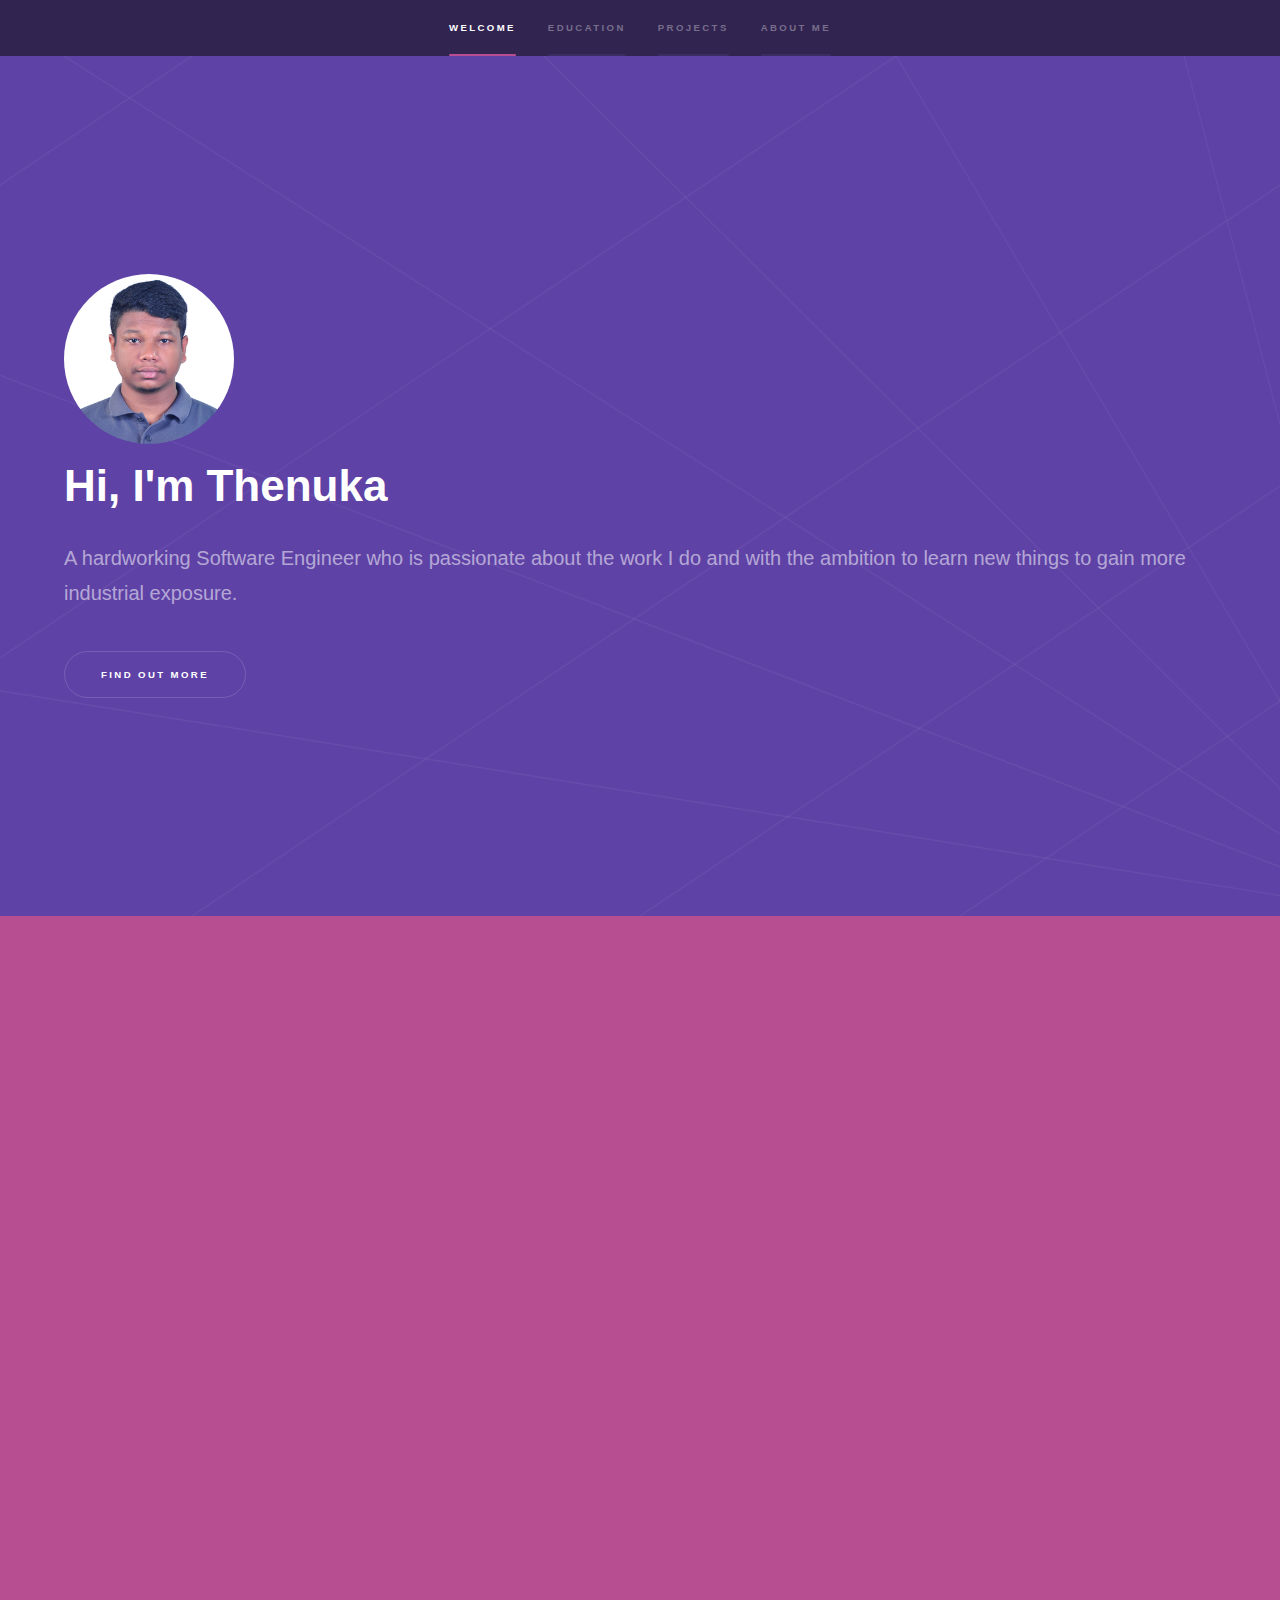
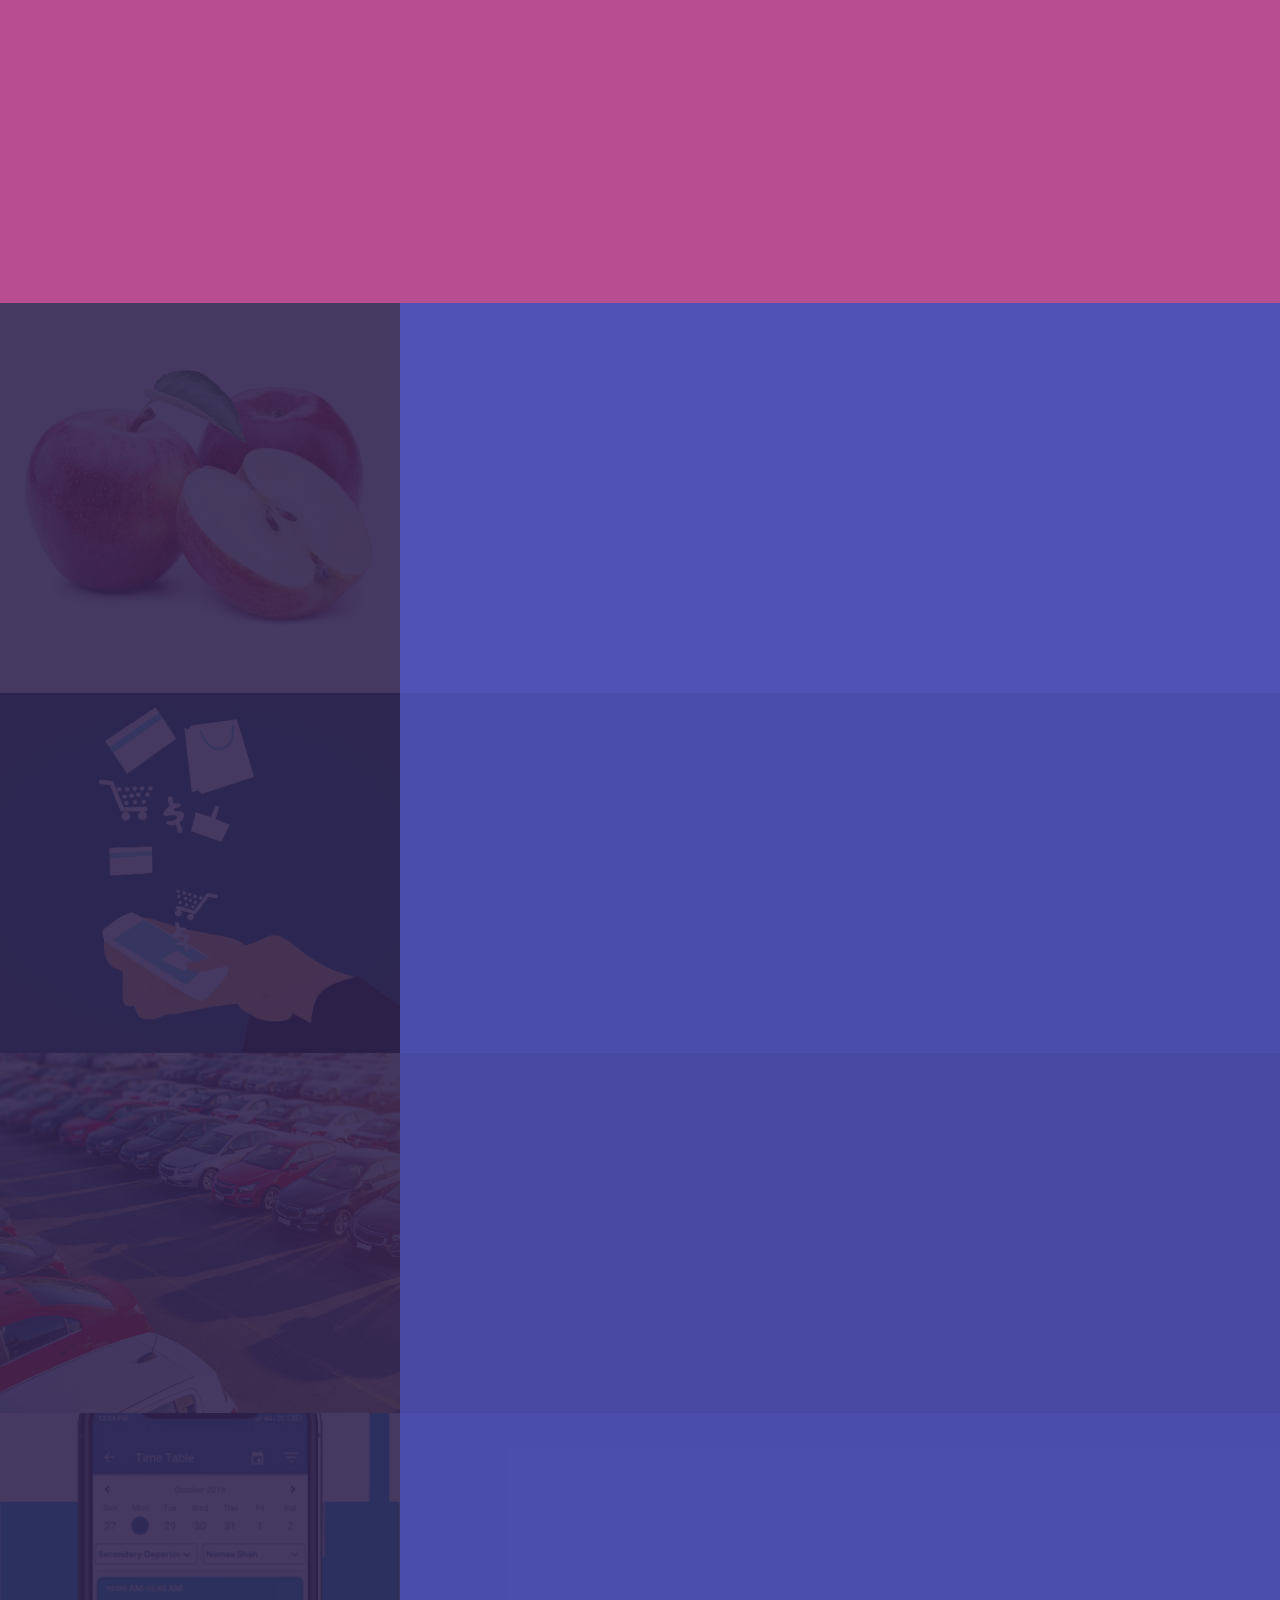
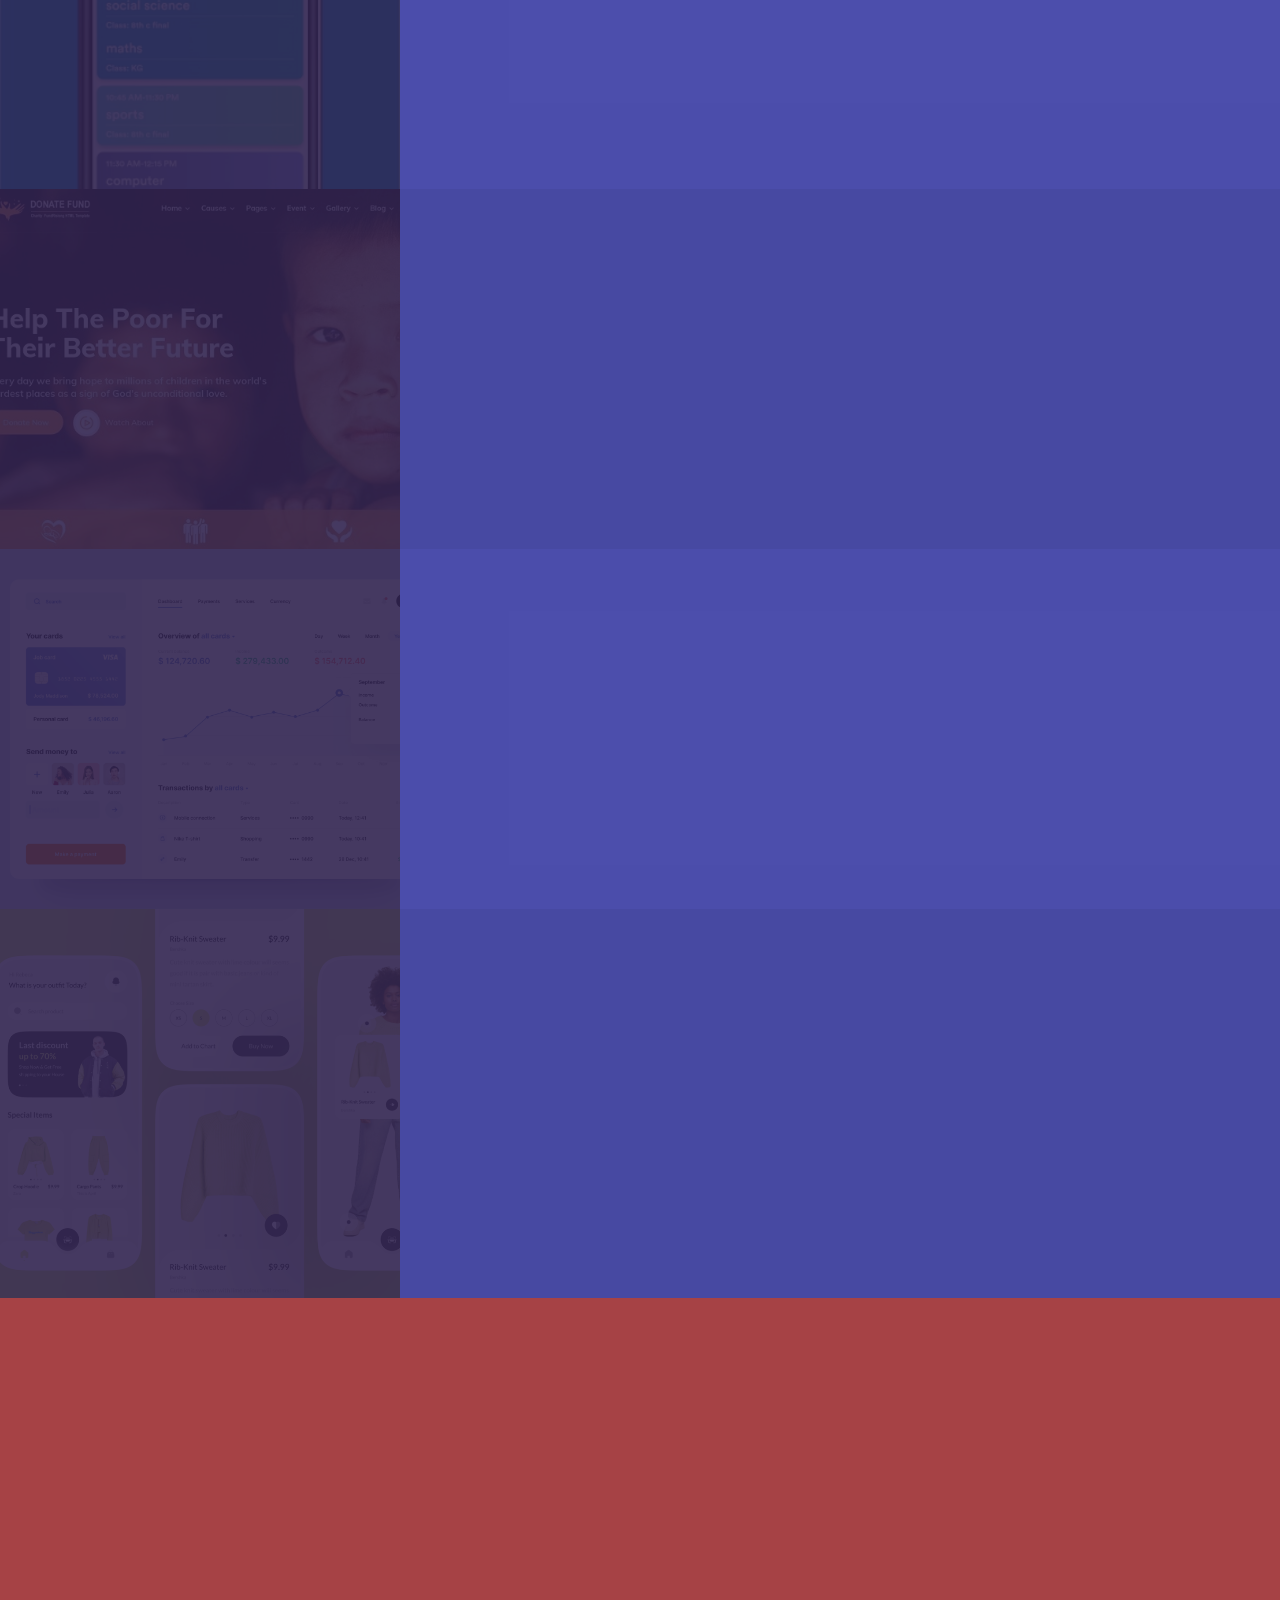
<file: index.html>
<!DOCTYPE HTML>
<html>

<head>
	<title>My Portfolio</title>
	<meta charset="utf-8" />
	<meta name="viewport" content="width=device-width, initial-scale=1, user-scalable=no" />
	<link rel="stylesheet" href="assets/css/main.css" />
	<link rel="stylesheet" href="assets/css/loadingBar.css" />
	<noscript>
		<link rel="stylesheet" href="assets/css/noscript.css" />
	</noscript>
</head>

<body class="is-preload">

	<!-- Sidebar -->
	<section id="sidebar">
		<div class="inner">
			<nav>
				<ul>
					<li><a href="#intro">Welcome</a></li>
					<li><a href="#two">Education</a></li>
					<li><a href="#three">Projects</a></li>
					<li><a href="#four">About Me</a></li>
				</ul>
			</nav>
		</div>
	</section>

	<!-- Wrapper -->
	<div id="wrapper">

		<!-- Home -->
		<section id="intro" class="wrapper style1 fullscreen fade-up">
			<div class="inner">
				<img class="profile avatar" src="images/Thenuka.jpg" alt="" />
				<!-- <a class="profile avatar">
					<img src="images/Thenuka.jpg" alt="" />
				</a> -->
				<br>
				<h1>Hi, I'm Thenuka</h1>
				<p>A hardworking Software Engineer who is passionate about the work I do and with the ambition
					to learn new things to gain more industrial exposure.
				<ul class="actions">
					<li><a href="#two" class="button scrolly">Find out more</a></li>
				</ul>
			</div>
		</section>

		<!-- Education -->
		<section id="two" class="wrapper style3 fade-up">
			<div class="inner">
				<h1>Education</h1>
				<div id="university">
					<div class="row-align-left">
						<h3>BEng (Hons) Software Engineering</h3>
						<p>Staffordshire University UK</p>
					</div>
					<div class="row-align-right">
						<p>2017-2021</p>
					</div>
					<div style="clear: both;"></div>
				</div>
				<div id="foundation">
					<div class="row-align-left">
						<h3>Foundation Program</h3>
						<p>APIIT Sri Lanka <br>GPA : 2.94</p>
					</div>
					<div class="row-align-right">
						<p>2017</p>
					</div>
					<div style="clear: both;"></div>
				</div>

				<div id="school">
					<div class="row-align-left">
						<h3>Cambridge GCE Ordinary Level</h3>
						<p>Royal Institute International school <br>1A, 1B, 3C, 2D</p>
					</div>
					<div class="row-align-right">
						<p>2015</p>
					</div>
					<div style="clear: both;"></div>
				</div>
				<h1>Skills</h1>
				<div class="skill-bars">
					<div class="bar">
						<div class="info">
							<span>HTML</span>
						</div>
						<div class="progress-line html">
							<span></span>
						</div>
					</div>
					<div class="bar">
						<div class="info">
							<span>React</span>
						</div>
						<div class="progress-line css">
							<span></span>
						</div>
					</div>
					<div class="bar">
						<div class="info">
							<span>Node</span>
						</div>
						<div class="progress-line jquery">
							<span></span>
						</div>
					</div>
					<div class="bar">
						<div class="info">
							<span>Java</span>
						</div>
						<div class="progress-line python">
							<span></span>
						</div>
					</div>
					<div class="bar">
						<div class="info">
							<span>Python</span>
						</div>
						<div class="progress-line mysql">
							<span></span>
						</div>
					</div>
				</div>
			</div>
		</section>
		<!-- Projects -->
		<section id="three" class="wrapper style2 spotlights">
			<section>
				<a class="image"><img src="images/fruits1.jpg" alt="" data-position="center center" /></a>
				<div class="content">
					<div class="inner">
						<h2>Fruit Classification Mobile Application (Machine learning)</h2>
						<p>Mobile application integrated with Machine learning modal, this application allows a user to
							identify the correct fruit name using a
							picture and also it displays the amount of calories which the fruit contains </p>
						<ul class="actions">
							<li><a href="fruitApp.html" class="button">Learn more</a></li>
							<li><a href="https://github.com/thenukagunawardana/FruitRecognition"
									class="button scrolly">View Source Code</a></li>
						</ul>
					</div>
				</div>
			</section>
			<section>
				<a class="image"><img src="images/ecommerce.jpeg" alt="" data-position="top center" /></a>
				<div class="content">
					<div class="inner">
						<h2>Ecommerce Web Application (MERN Stack)</h2>
						<p>Online Shopping application implemented using MongoDB, Express, React and Node which has all
							the functionalities of a commercial shopping application</p>
						<ul class="actions">
							<li><a href="ecommerce.html" class="button">Learn more</a></li>
							<li><a href="https://github.com/thenukagunawardana/Omega" class="button scrolly">View Source
									Code</a></li>
						</ul>
					</div>
				</div>
			</section>
			<section>
				<a class="image"><img src="images/car_rental.jpg" alt="" data-position="25% 25%" /></a>
				<div class="content">
					<div class="inner">
						<h2>Online Car Rental System</h2>
						<p>Implemented using SpringBoot and Thymeleaf this application allows a user to rent, check
							fleet of available cars, and cancel bookings and access many more features</p>
						<ul class="actions">
							<li><a href="carRental.html" class="button">Learn more</a></li>
							<li><a href="#https://github.com/thenukagunawardana/bangerandco" class="button scrolly">View
									Source Code</a></li>
						</ul>
					</div>
				</div>
			</section>
			<section>
				<a class="image"><img src="images/timetable.jpg" alt="" data-position="25% 25%" /></a>
				<div class="content">
					<div class="inner">
						<h2>Timetable System (Web/ Mobile Application)</h2>
						<p>Made using SpringBoot, Thymeleaf and Android Studio this application performs as an aid to
							students where they can manage their time effeciently by booking classes, checking
							timetable, checking free classrooms, lecturer availability. The mobile application is
							intergrated with the same features</p>
						<ul class="actions">
							<li><a href="timeTable.html" class="button">Learn more</a></li>
							<li><a href="#https://github.com/thenukagunawardana/bangerandco" class="button scrolly">View
									Source Code</a></li>
						</ul>
					</div>
				</div>
			</section>
			<section>
				<a class="image"><img src="images/donation.jpg" alt="" data-position="25% 25%" /></a>
				<div class="content">
					<div class="inner">
						<h2>Web application for a Donation Site</h2>
						<p>Made using HTML and CSS which allows the users to submit donations. The admin panel has many
							features such as cancel and return a donation, accept donation, redirect where the donation
							goes</p>
						<ul class="actions">
							<li><a href="donation.html" class="button">Learn more</a></li>
							<li><a href="#https://github.com/thenukagunawardana/bangerandco"
									class="button scrolly disabled">View
									Source Code</a></li>
						</ul>
					</div>
				</div>
			</section>
			<section>
				<a class="image"><img src="images/banking.png" alt="" data-position="25% 25%" /></a>
				<div class="content">
					<div class="inner">
						<h2>Concurrent Banking Application</h2>
						<p>Made using C++, the application's main focus is parallel processing the client and server,
							the application is designed as a CLI which has basic banking functionalities </p>
						<ul class="actions">
							<li><a href="Banking.html" class="button">Learn more</a></li>
							<li><a href="#https://github.com/thenukagunawardana/bangerandco" class="button scrolly">View
									Source Code</a></li>
						</ul>
					</div>
				</div>
			</section>
			<section>
				<a class="image"><img src="images/clothing.png" alt="" data-position="25% 25%" /></a>
				<div class="content">
					<div class="inner">
						<h2>Mobile Application for a Clothing Store (Omega Clothing Store)</h2>
						<p>Implemented using native android, which this application allows users, guests and admins. The
							users and guests can use application for their basic shopping needs. The system provides
							order confirmation and sends an email to the user.</p>
						<ul class="actions">
							<li><a href="styleOmega.html" class="button">Learn more</a></li>
							<li><a href="#https://github.com/thenukagunawardana/bangerandco" class="button scrolly">View
									Source Code</a></li>
						</ul>
					</div>
				</div>
			</section>
		</section>


		<!-- About Me -->
		<section id="four" class="wrapper style4 fade-up">
			<div class="inner">
				<h2>Get in touch with me</h2>
				<section>
					<ul class="contact">
						<div class="row-align-left">
							<li>
								<h3>Email</h3>
								<a href="mailto:thenukanisal@gmail.com">thenukanisal@gmail.com</a>
							</li>
							<li>
								<h3>Phone</h3>
								<span>(+94) 77-6258286</span>
							</li>
							<li>
								<h3>Social</h3>
								<ul class="icons">
									<li><a href="https://github.com/thenukagunawardana"
											class="icon brands fa-github"><span class="label">GitHub</span></a>
									</li>
									<li><a href="https://www.linkedin.com/in/thenuka-gunawardana-2136aa137/"
											class="icon brands fa-linkedin-in"><span class="label">LinkedIn</span></a>
									</li>
									<li><a href="mailto:thenukanisal@gmail.com" class="icon solid fa-envelope"><span
												class="label">LinkedIn</span></a>
									</li>
								</ul>
							</li>
						</div>
						<div class="row-align-right">
							<ul class="actions">
								<li><button class="button-scrolly" onclick="location.href='Documents/CV.pdf';">View
										Resume</button></li>
								<!-- <li><a href="/Documents/CV.pdf" download="Thenuka Gunawardana CV"
										class="button scrolly">Download Resume</a></li> -->
							</ul>
						</div>
						<div style="clear: both;"></div>
					</ul>
				</section>
			</div>
		</section>
	</div>
	<!-- Scripts -->
	<script src="assets/js/jquery.min.js"></script>
	<script src="assets/js/jquery.scrollex.min.js"></script>
	<script src="assets/js/jquery.scrolly.min.js"></script>
	<script src="assets/js/browser.min.js"></script>
	<script src="assets/js/breakpoints.min.js"></script>
	<script src="assets/js/util.js"></script>
	<script src="assets/js/main.js"></script>

</body>

</html>
</file>
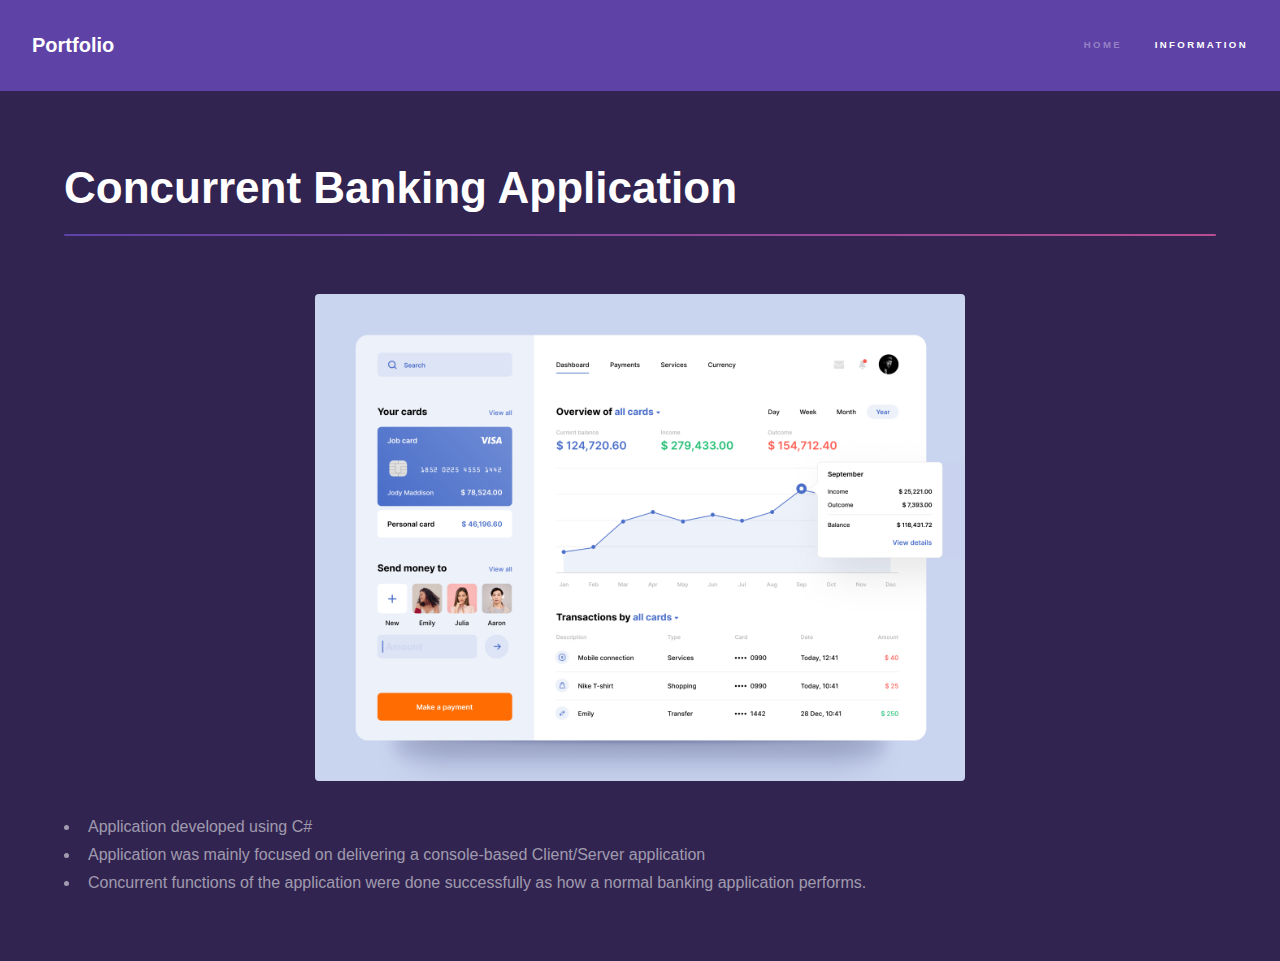
<file: Banking.html>
<!DOCTYPE HTML>
<html>

<head>
    <title>Fruit Classification Mobile Application (Machine Learning)</title>
    <meta charset="utf-8" />
    <meta name="viewport" content="width=device-width, initial-scale=1, user-scalable=no" />
    <link rel="stylesheet" href="assets/css/main.css" />
    <noscript>
        <link rel="stylesheet" href="assets/css/noscript.css" />
    </noscript>
</head>

<body class="is-preload">

    <!-- Header -->
    <header id="header">
        <a href="index.html" class="title">Portfolio</a>
        <nav>
            <ul>
                <li><a href="index.html">Home</a></li>
                <li><a href="Banking.html" class="active">Information</a></li>
            </ul>
        </nav>
    </header>

    <!-- Wrapper -->
    <div id="wrapper">

        <!-- Main -->
        <section id="main" class="wrapper">
            <div class="inner">
                <h1 class="major">Concurrent Banking Application</h1>
                <span class="image fit"><img src="images/banking.png" alt="" /></span>
                <p>
                <ul>
                    <li>Application developed using C#</li>
                    <li>Application was mainly focused on delivering a console-based Client/Server application</li>
                    <li>Concurrent functions of the application were done successfully as how a normal banking
                        application performs.
                    </li>
                </ul>
                </p>
            </div>
        </section>

    </div>

    <!-- Footer -->
    <!-- <footer id="footer" class="wrapper alt">
		<div class="inner">
			<ul class="menu">
				<li>&copy; Untitled. All rights reserved.</li>
			</ul>
		</div>
	</footer> -->

    <!-- Scripts -->
    <script src="assets/js/jquery.min.js"></script>
    <script src="assets/js/jquery.scrollex.min.js"></script>
    <script src="assets/js/jquery.scrolly.min.js"></script>
    <script src="assets/js/browser.min.js"></script>
    <script src="assets/js/breakpoints.min.js"></script>
    <script src="assets/js/util.js"></script>
    <script src="assets/js/main.js"></script>

</body>

</html>
</file>
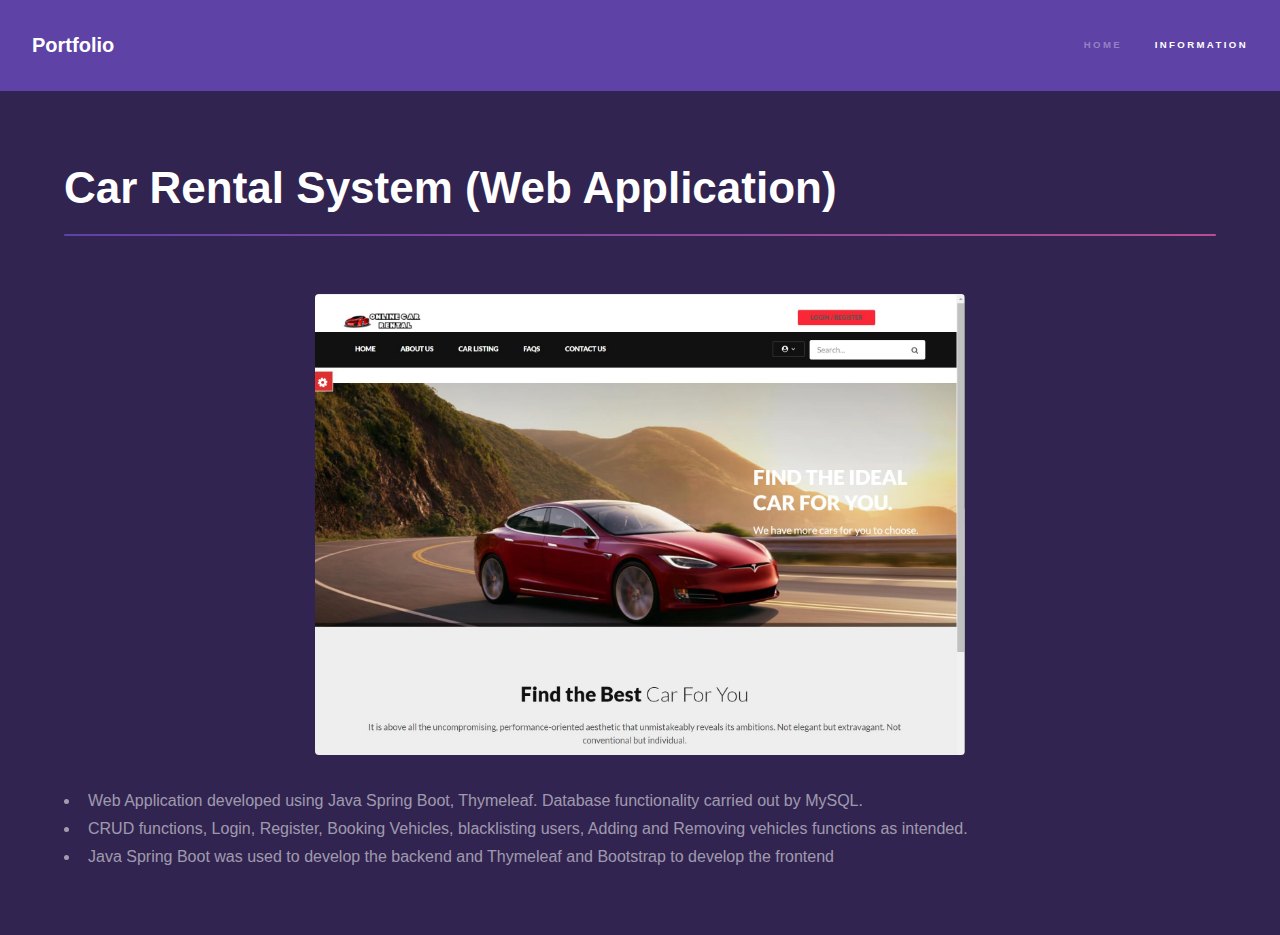
<file: carRental.html>
<!DOCTYPE HTML>
<!--
	Hyperspace by HTML5 UP
	html5up.net | @ajlkn
	Free for personal and commercial use under the CCA 3.0 license (html5up.net/license)
-->
<html>

<head>
	<title>Car Rental System (Web Application)</title>
	<meta charset="utf-8" />
	<meta name="viewport" content="width=device-width, initial-scale=1, user-scalable=no" />
	<link rel="stylesheet" href="assets/css/main.css" />
	<noscript>
		<link rel="stylesheet" href="assets/css/noscript.css" />
	</noscript>
</head>

<body class="is-preload">

	<!-- Header -->
	<header id="header">
		<a href="index.html" class="title">Portfolio</a>
		<nav>
			<ul>
				<li><a href="index.html">Home</a></li>
				<li><a href="carRental.html" class="active">Information</a></li>
			</ul>
		</nav>
	</header>

	<!-- Wrapper -->
	<div id="wrapper">

		<!-- Main -->
		<section id="main" class="wrapper">
			<div class="inner">
				<h1 class="major">Car Rental System (Web Application)</h1>
				<span class="image fit"><img src="images/online-car-rental.jpg" alt="" /></span>
				<p>
				<ul>
					<li>Web Application developed using Java Spring Boot, Thymeleaf. Database functionality
                        carried out by MySQL.</li>
					<li>CRUD functions, Login, Register, Booking Vehicles, blacklisting users, Adding and
                        Removing vehicles functions as intended.</li>
					<li>Java Spring Boot was used to develop the backend and Thymeleaf and Bootstrap to
                        develop the frontend</li>
				</ul>
				</p>
			</div>
		</section>

	</div>

	<!-- Footer -->
	<!-- <footer id="footer" class="wrapper alt">
		<div class="inner">
			<ul class="menu">
				<li>&copy; Untitled. All rights reserved.</li>
			</ul>
		</div>
	</footer> -->

	<!-- Scripts -->
	<script src="assets/js/jquery.min.js"></script>
	<script src="assets/js/jquery.scrollex.min.js"></script>
	<script src="assets/js/jquery.scrolly.min.js"></script>
	<script src="assets/js/browser.min.js"></script>
	<script src="assets/js/breakpoints.min.js"></script>
	<script src="assets/js/util.js"></script>
	<script src="assets/js/main.js"></script>

</body>

</html>
</file>
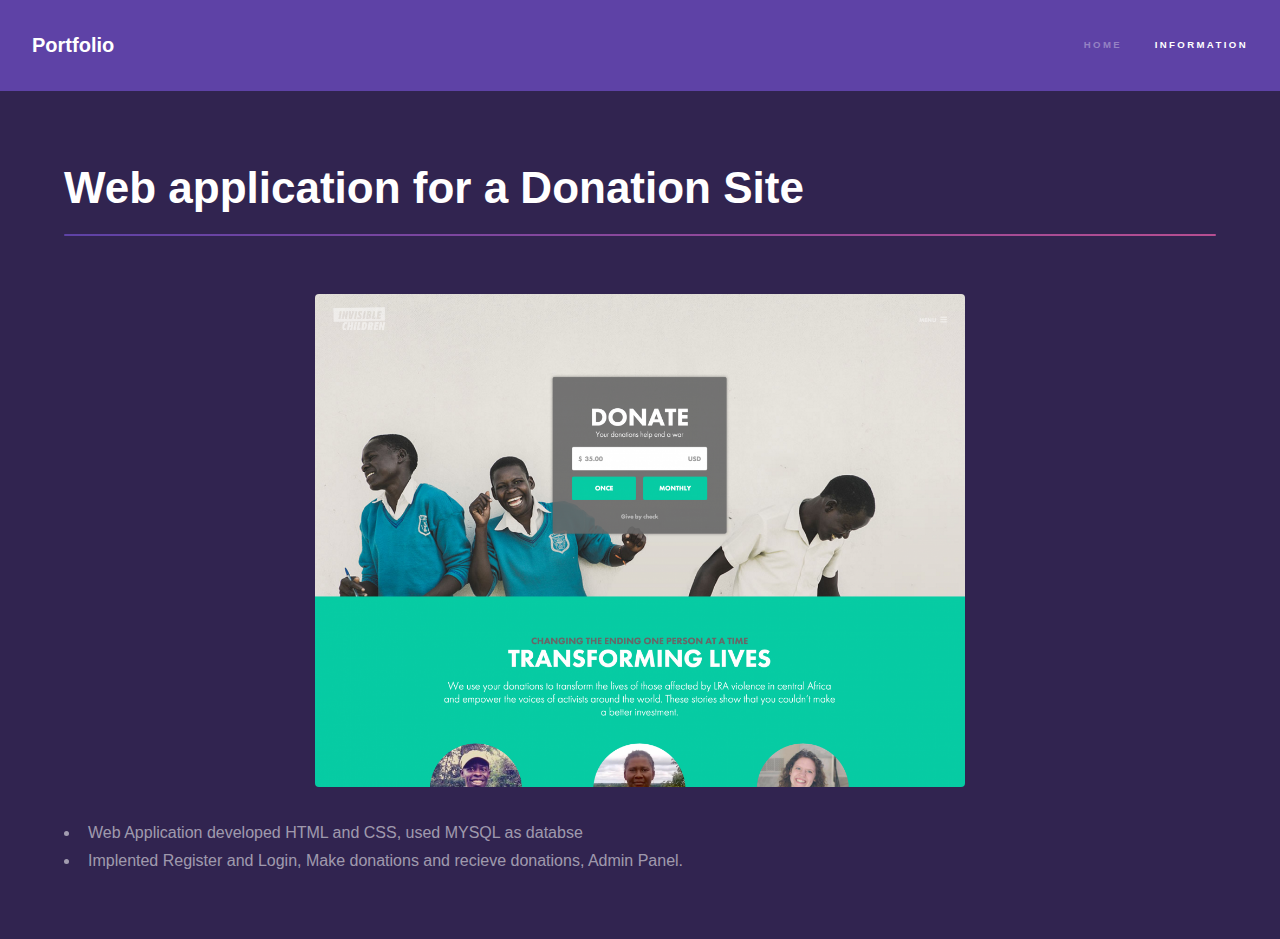
<file: donation.html>
<!DOCTYPE HTML>
<!--
	Hyperspace by HTML5 UP
	html5up.net | @ajlkn
	Free for personal and commercial use under the CCA 3.0 license (html5up.net/license)
-->
<html>

<head>
    <title>Web application for a Donation Site</title>
    <meta charset="utf-8" />
    <meta name="viewport" content="width=device-width, initial-scale=1, user-scalable=no" />
    <link rel="stylesheet" href="assets/css/main.css" />
    <noscript>
        <link rel="stylesheet" href="assets/css/noscript.css" />
    </noscript>
</head>

<body class="is-preload">

    <!-- Header -->
    <header id="header">
        <a href="index.html" class="title">Portfolio</a>
        <nav>
            <ul>
                <li><a href="index.html">Home</a></li>
                <li><a href="carRental.html" class="active">Information</a></li>
            </ul>
        </nav>
    </header>

    <!-- Wrapper -->
    <div id="wrapper">

        <!-- Main -->
        <section id="main" class="wrapper">
            <div class="inner">
                <h1 class="major">Web application for a Donation Site</h1>
                <span class="image fit"><img src="images/donate.png" alt="" /></span>
                <p>
                <ul>
                    <li>Web Application developed HTML and CSS, used MYSQL as databse</li>
                    <li>Implented Register and Login, Make donations and recieve donations, Admin Panel. </li>
                </ul>
                </p>
            </div>
        </section>

    </div>

    <!-- Footer -->
    <!-- <footer id="footer" class="wrapper alt">
		<div class="inner">
			<ul class="menu">
				<li>&copy; Untitled. All rights reserved.</li>
			</ul>
		</div>
	</footer> -->

    <!-- Scripts -->
    <script src="assets/js/jquery.min.js"></script>
    <script src="assets/js/jquery.scrollex.min.js"></script>
    <script src="assets/js/jquery.scrolly.min.js"></script>
    <script src="assets/js/browser.min.js"></script>
    <script src="assets/js/breakpoints.min.js"></script>
    <script src="assets/js/util.js"></script>
    <script src="assets/js/main.js"></script>

</body>

</html>
</file>
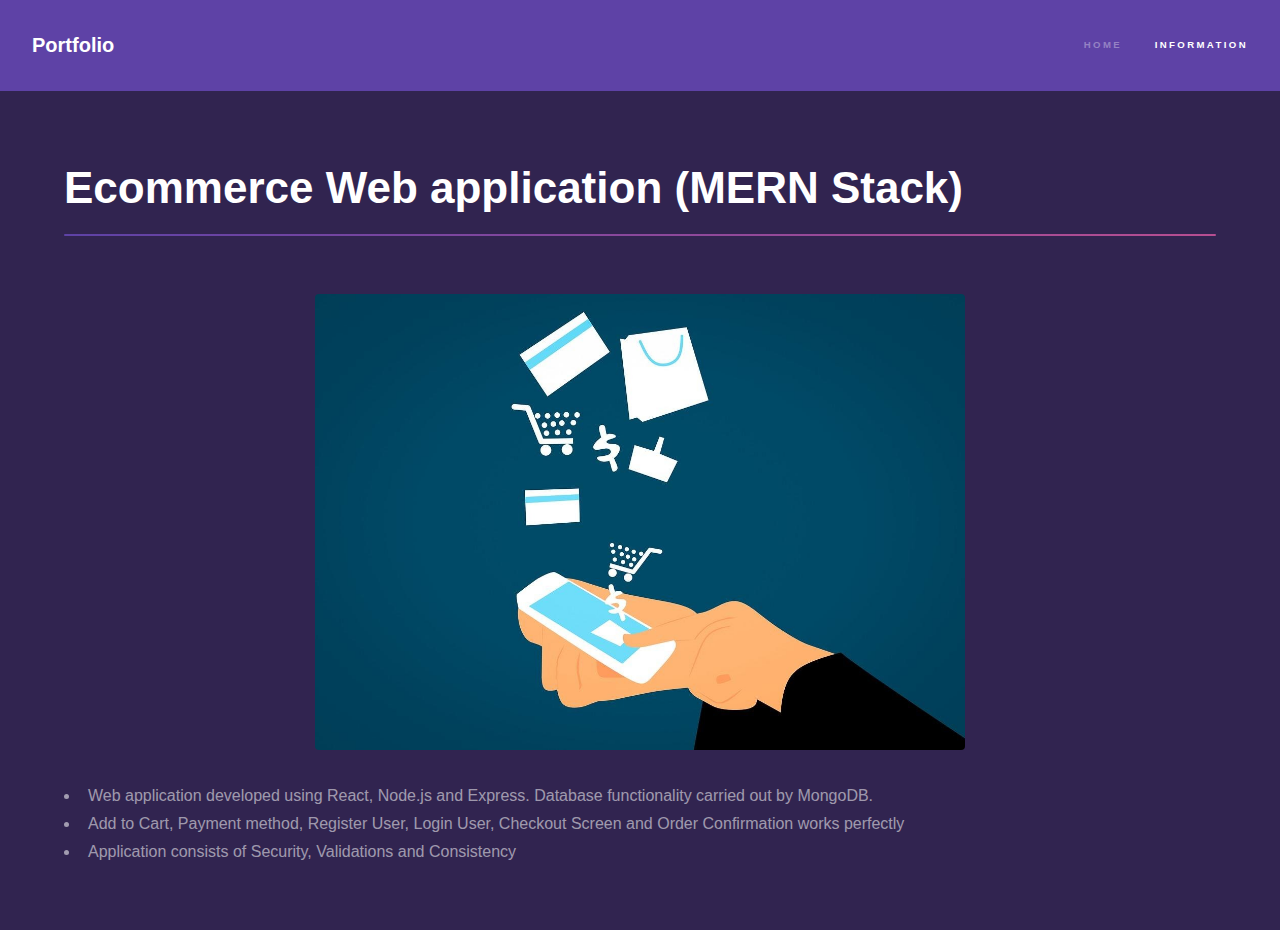
<file: ecommerce.html>
<!DOCTYPE HTML>
<!--
	Hyperspace by HTML5 UP
	html5up.net | @ajlkn
	Free for personal and commercial use under the CCA 3.0 license (html5up.net/license)
-->
<html>

<head>
	<title>Ecommerce Web application (MERN Stack)</title>
	<meta charset="utf-8" />
	<meta name="viewport" content="width=device-width, initial-scale=1, user-scalable=no" />
	<link rel="stylesheet" href="assets/css/main.css" />
	<noscript>
		<link rel="stylesheet" href="assets/css/noscript.css" />
	</noscript>
</head>

<body class="is-preload">

	<!-- Header -->
	<header id="header">
		<a href="index.html" class="title">Portfolio</a>
		<nav>
			<ul>
				<li><a href="index.html">Home</a></li>
				<li><a href="generic.html" class="active">Information</a></li>
			</ul>
		</nav>
	</header>

	<!-- Wrapper -->
	<div id="wrapper">

		<!-- Main -->
		<section id="main" class="wrapper">
			<div class="inner">
				<h1 class="major">Ecommerce Web application (MERN Stack)</h1>
				<span class="image fit"><img src="images/ecommerce.jpeg" alt="" /></span>
				<p>
				<ul>
					<li>Web application developed using React, Node.js and Express. Database functionality
                        carried out by MongoDB.
                        </li>
					<li>Add to Cart, Payment method, Register User, Login User, Checkout Screen and Order
                        Confirmation works perfectly</li>
					<li>Application consists of Security, Validations and Consistency</li>
				</ul>
				</p>
			</div>
		</section>

	</div>

	<!-- Footer -->
	<!-- <footer id="footer" class="wrapper alt">
		<div class="inner">
			<ul class="menu">
				<li>&copy; Untitled. All rights reserved.</li>
			</ul>
		</div>
	</footer> -->

	<!-- Scripts -->
	<script src="assets/js/jquery.min.js"></script>
	<script src="assets/js/jquery.scrollex.min.js"></script>
	<script src="assets/js/jquery.scrolly.min.js"></script>
	<script src="assets/js/browser.min.js"></script>
	<script src="assets/js/breakpoints.min.js"></script>
	<script src="assets/js/util.js"></script>
	<script src="assets/js/main.js"></script>

</body>

</html>
</file>
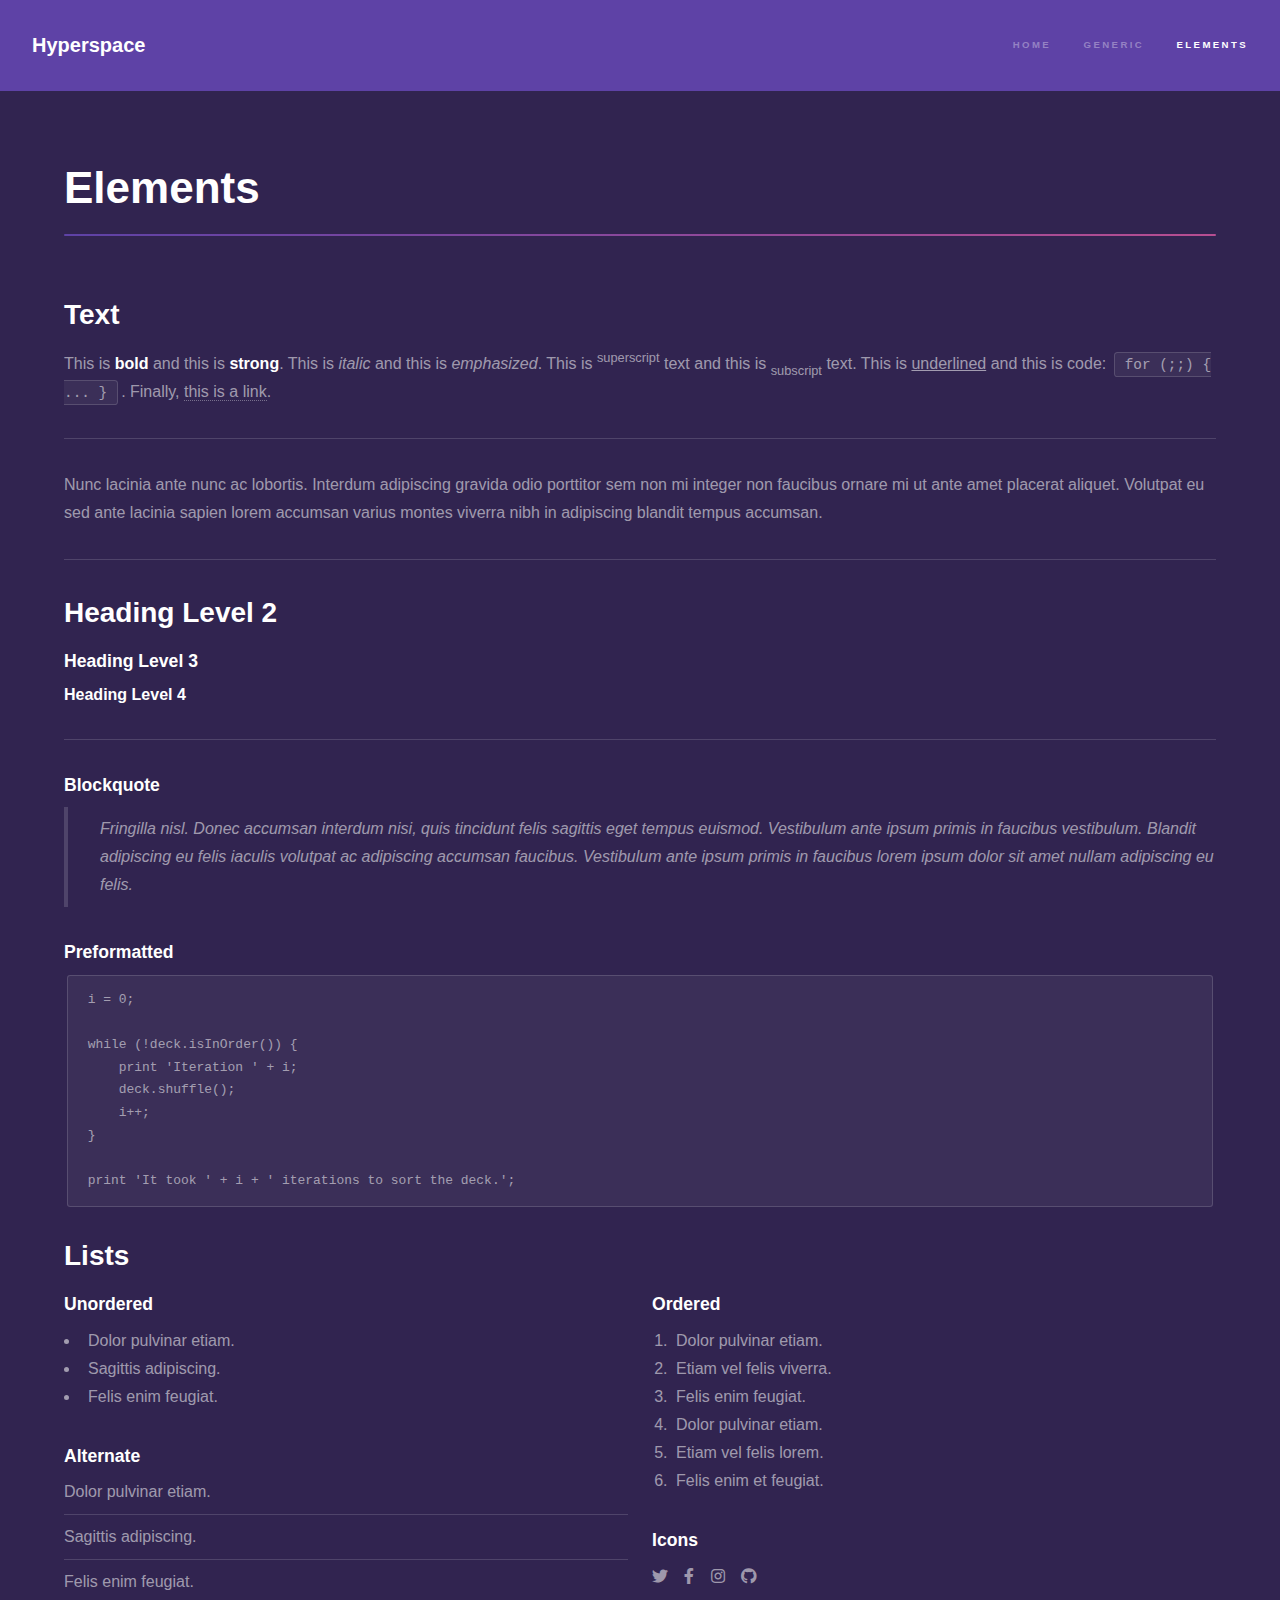
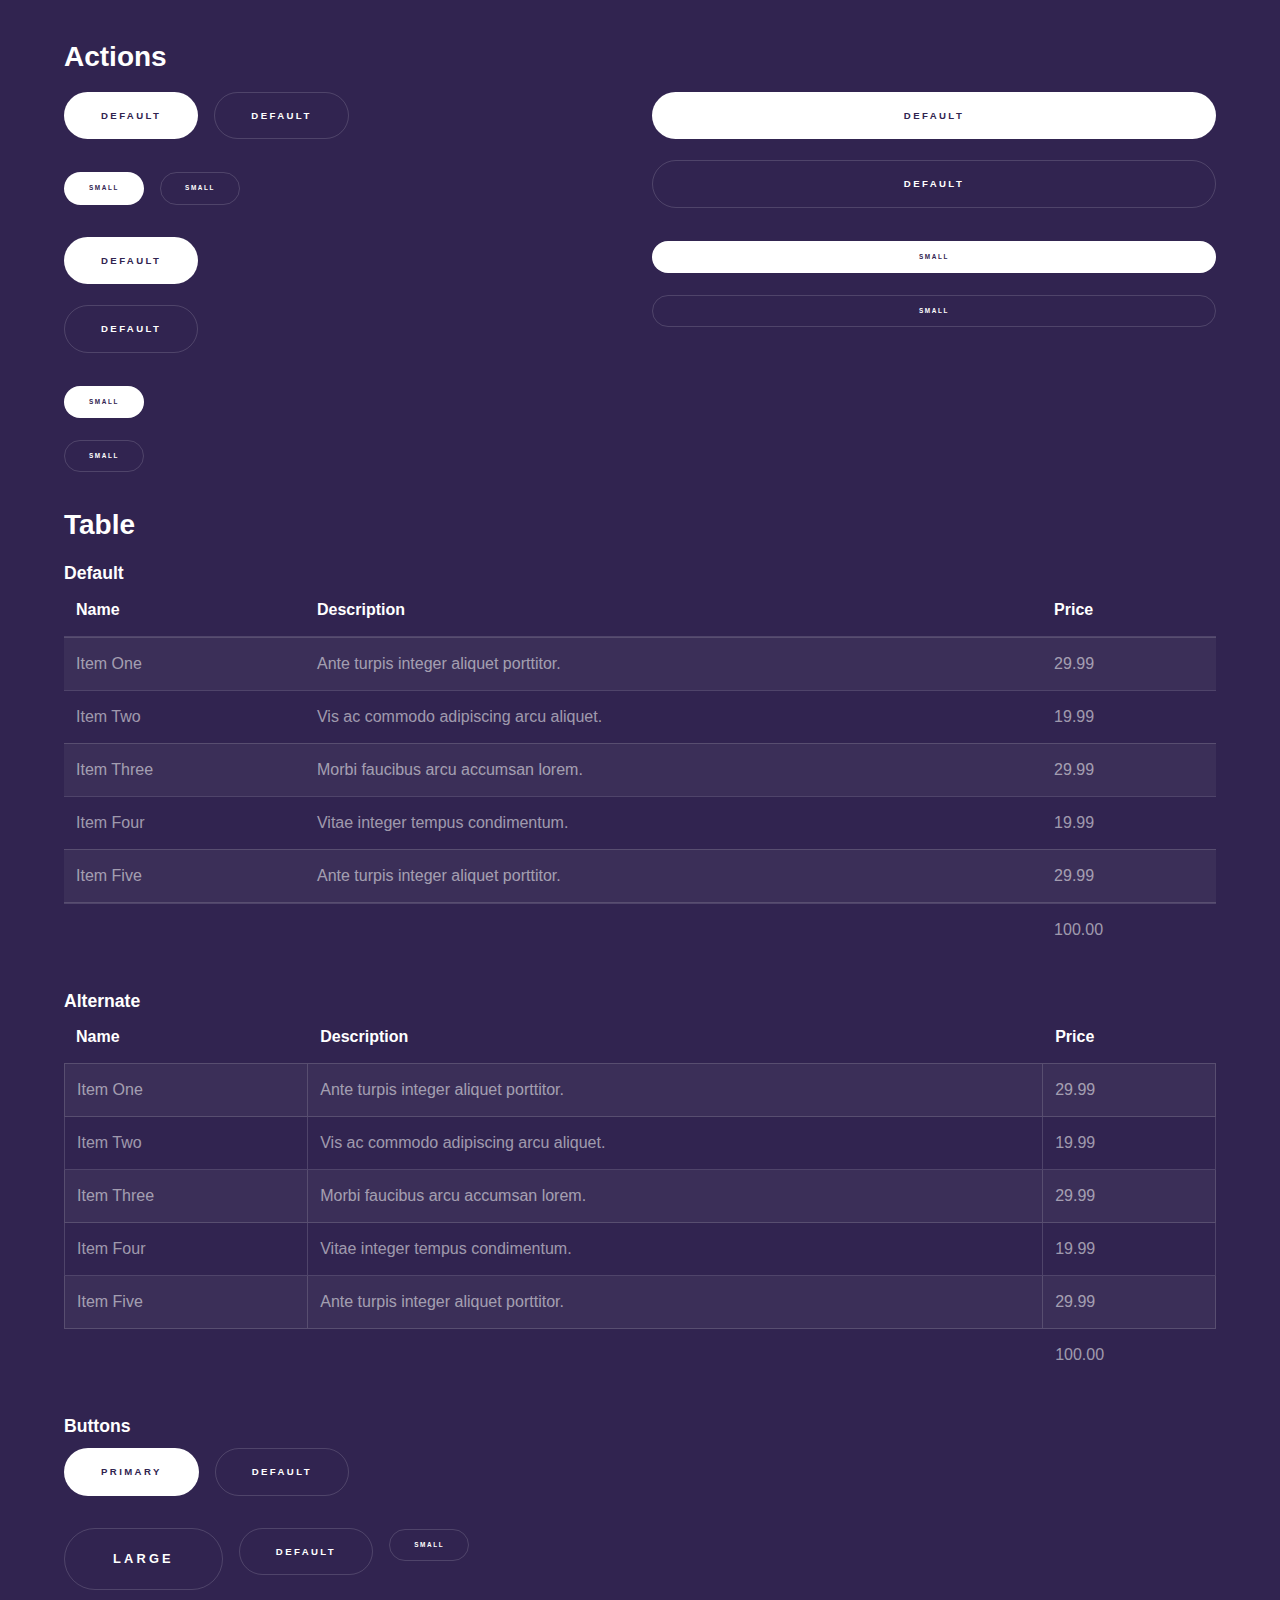
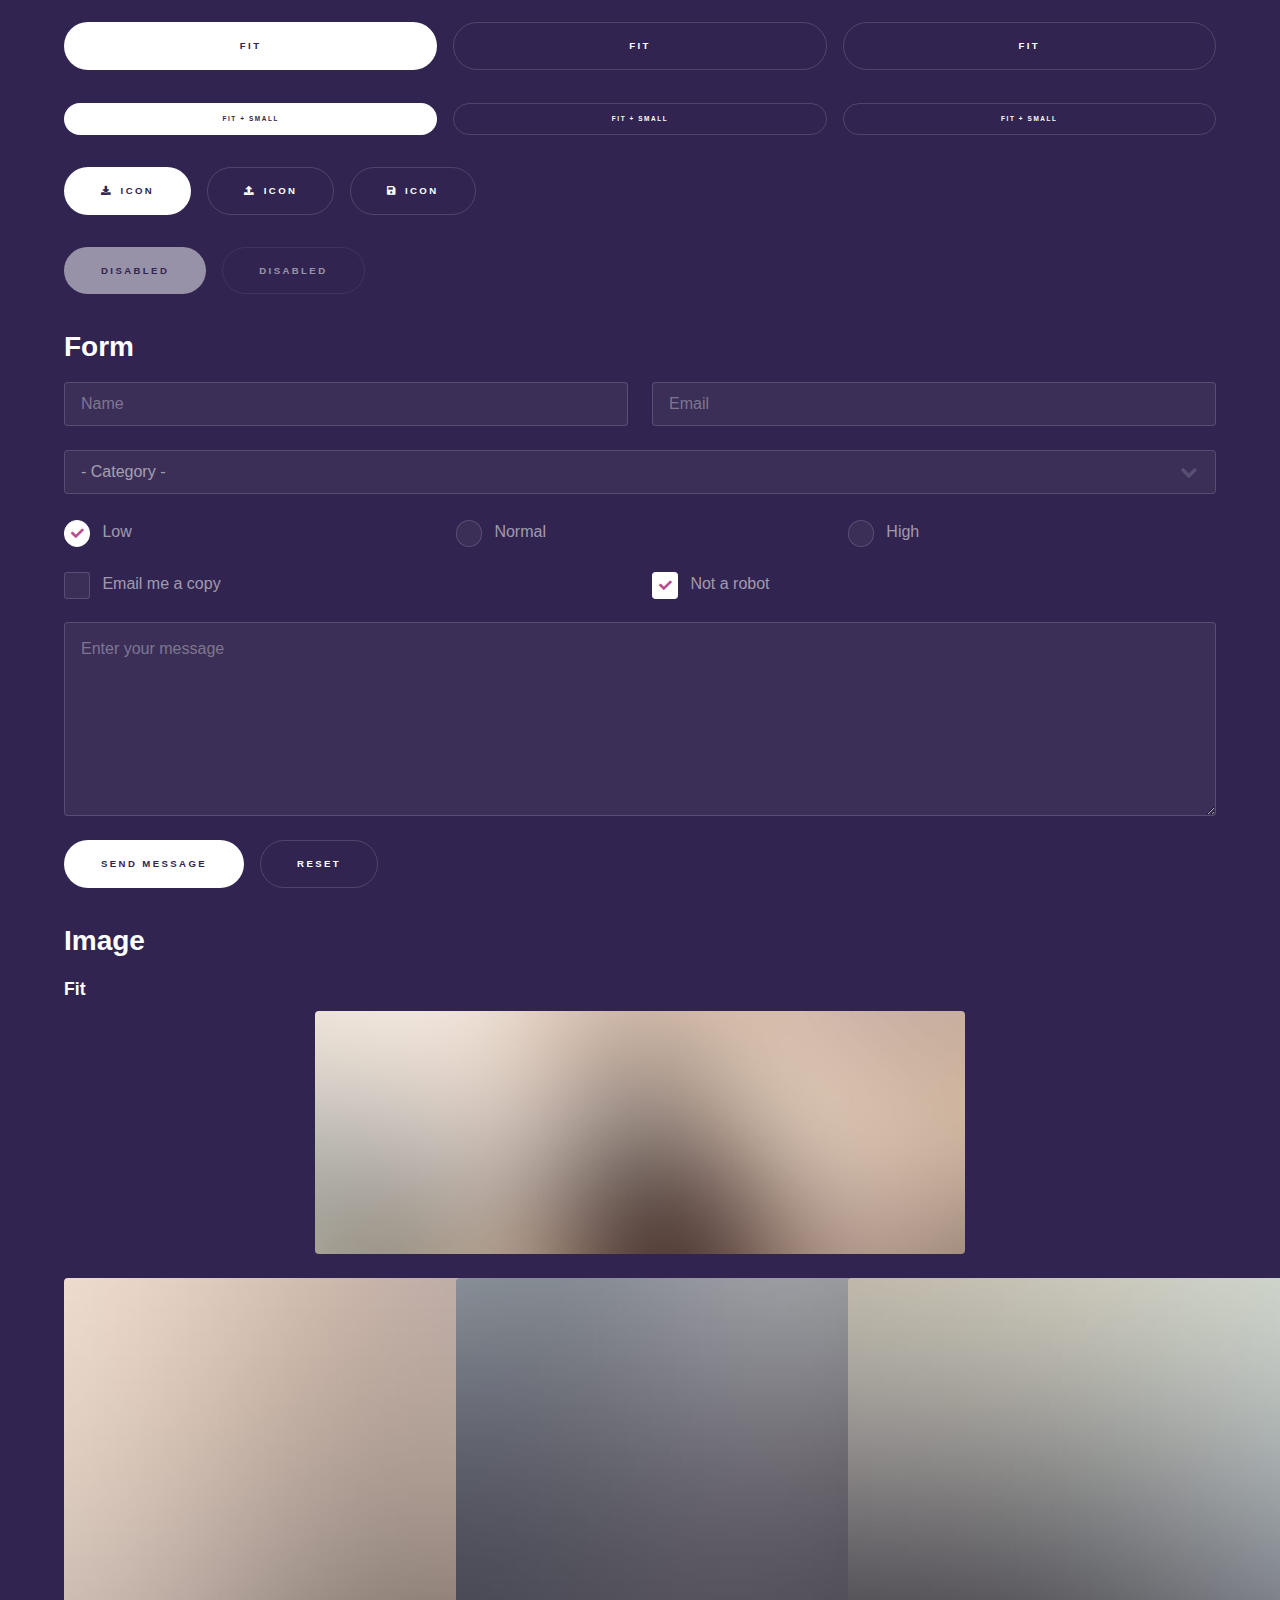
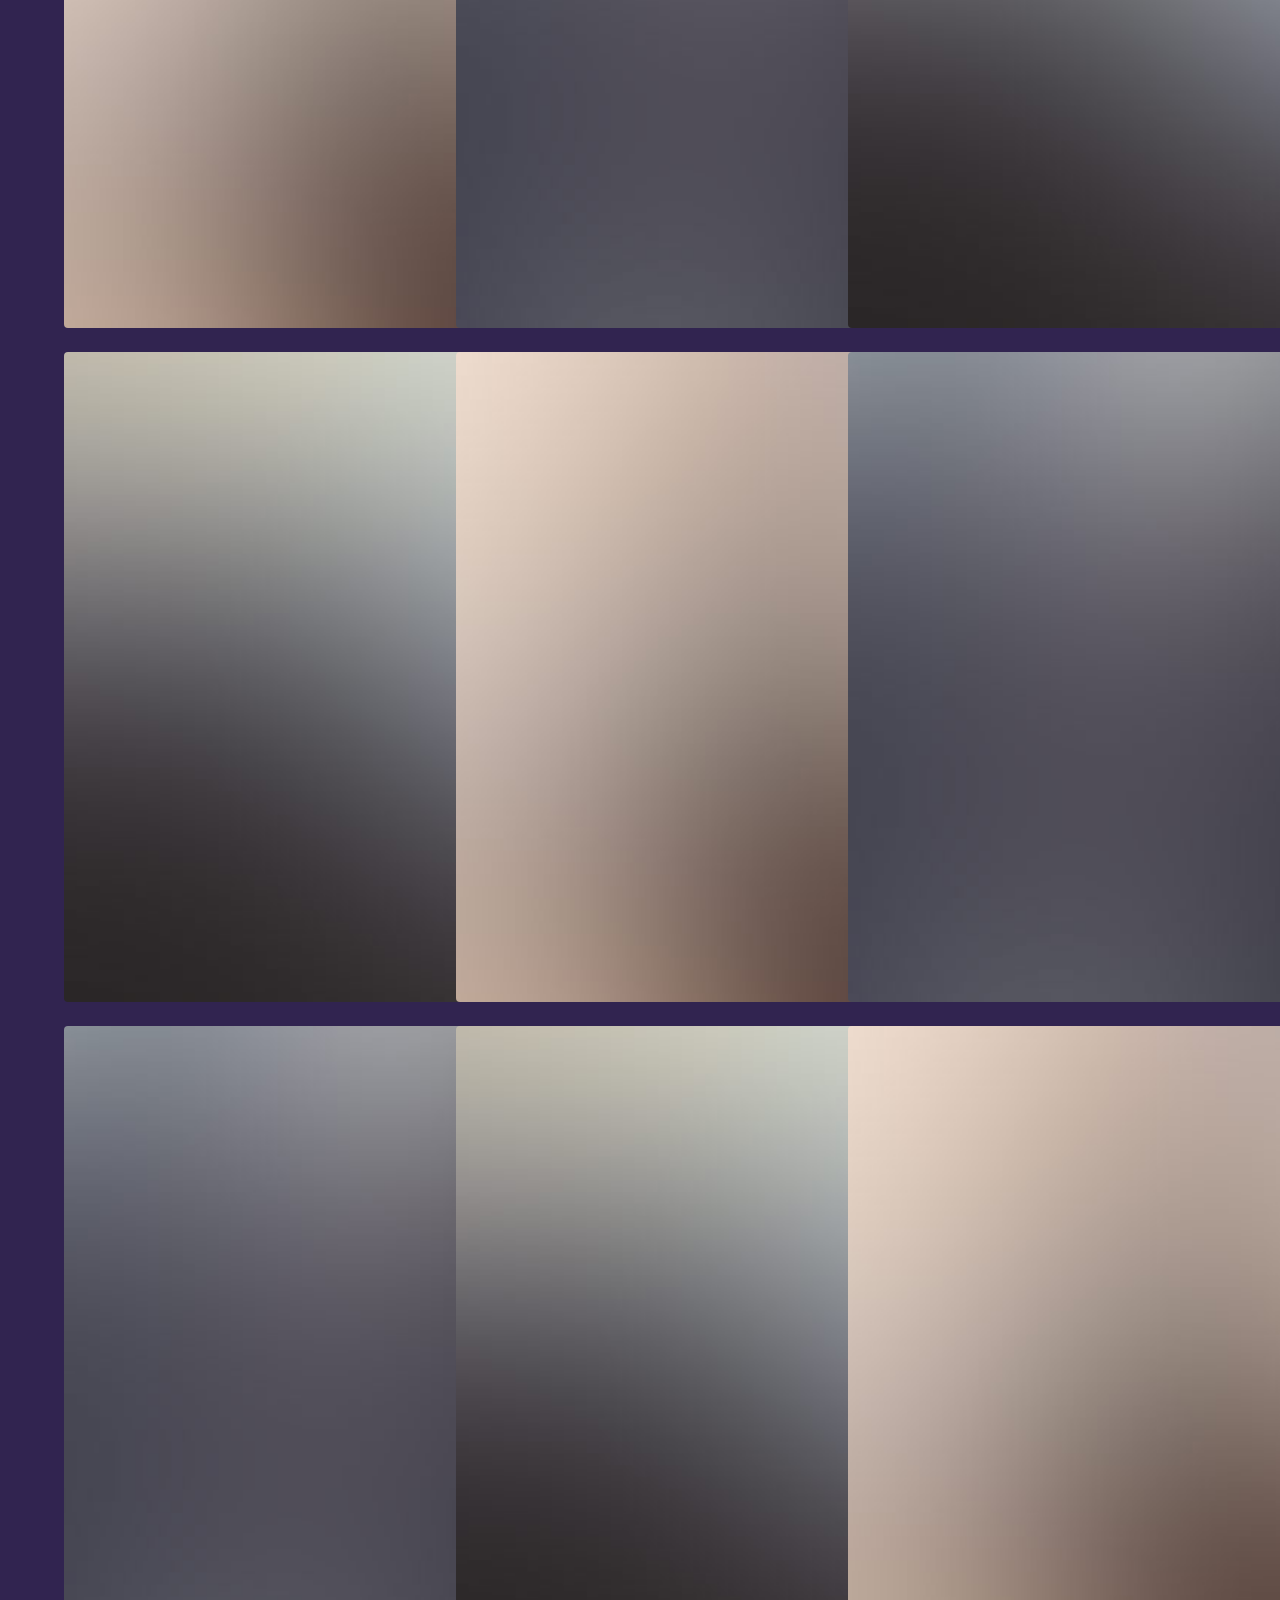
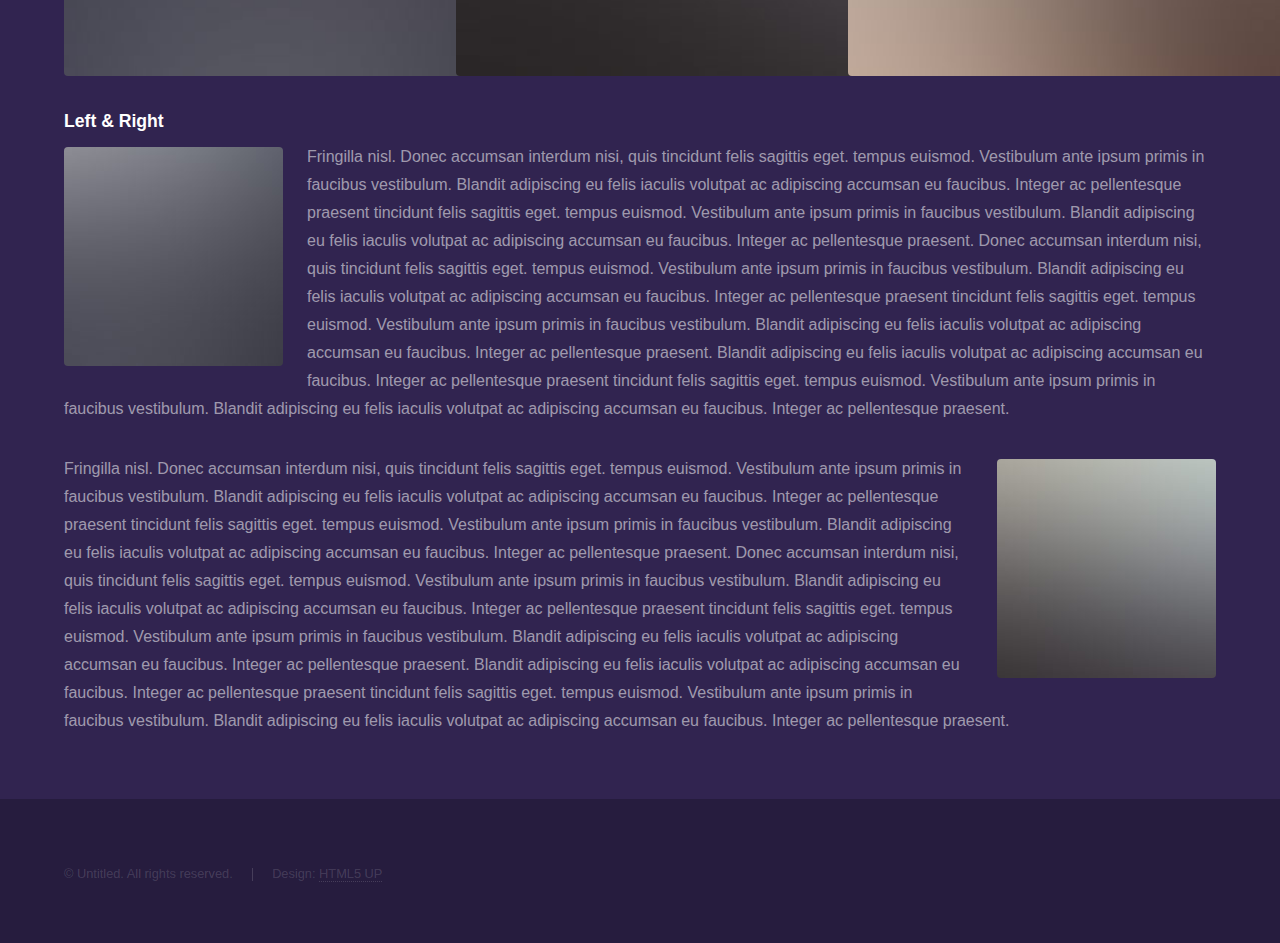
<file: elements.html>
<!DOCTYPE HTML>
<!--
	Hyperspace by HTML5 UP
	html5up.net | @ajlkn
	Free for personal and commercial use under the CCA 3.0 license (html5up.net/license)
-->
<html>
	<head>
		<title>Elements - Hyperspace by HTML5 UP</title>
		<meta charset="utf-8" />
		<meta name="viewport" content="width=device-width, initial-scale=1, user-scalable=no" />
		<link rel="stylesheet" href="assets/css/main.css" />
		<noscript><link rel="stylesheet" href="assets/css/noscript.css" /></noscript>
	</head>
	<body class="is-preload">

		<!-- Header -->
			<header id="header">
				<a href="index.html" class="title">Hyperspace</a>
				<nav>
					<ul>
						<li><a href="index.html">Home</a></li>
						<li><a href="generic.html">Generic</a></li>
						<li><a href="elements.html"  class="active">Elements</a></li>
					</ul>
				</nav>
			</header>

		<!-- Wrapper -->
			<div id="wrapper">

				<!-- Main -->
					<section id="main" class="wrapper">
						<div class="inner">
							<h1 class="major">Elements</h1>

							<!-- Text -->
								<section>
									<h2>Text</h2>
									<p>This is <b>bold</b> and this is <strong>strong</strong>. This is <i>italic</i> and this is <em>emphasized</em>.
									This is <sup>superscript</sup> text and this is <sub>subscript</sub> text.
									This is <u>underlined</u> and this is code: <code>for (;;) { ... }</code>. Finally, <a href="#">this is a link</a>.</p>
									<hr />
									<p>Nunc lacinia ante nunc ac lobortis. Interdum adipiscing gravida odio porttitor sem non mi integer non faucibus ornare mi ut ante amet placerat aliquet. Volutpat eu sed ante lacinia sapien lorem accumsan varius montes viverra nibh in adipiscing blandit tempus accumsan.</p>
									<hr />
									<h2>Heading Level 2</h2>
									<h3>Heading Level 3</h3>
									<h4>Heading Level 4</h4>
									<hr />
									<h3>Blockquote</h3>
									<blockquote>Fringilla nisl. Donec accumsan interdum nisi, quis tincidunt felis sagittis eget tempus euismod. Vestibulum ante ipsum primis in faucibus vestibulum. Blandit adipiscing eu felis iaculis volutpat ac adipiscing accumsan faucibus. Vestibulum ante ipsum primis in faucibus lorem ipsum dolor sit amet nullam adipiscing eu felis.</blockquote>
									<h3>Preformatted</h3>
									<pre><code>i = 0;

while (!deck.isInOrder()) {
    print 'Iteration ' + i;
    deck.shuffle();
    i++;
}

print 'It took ' + i + ' iterations to sort the deck.';</code></pre>
								</section>

							<!-- Lists -->
								<section>
									<h2>Lists</h2>
									<div class="row">
										<div class="col-6 col-12-medium">
											<h3>Unordered</h3>
											<ul>
												<li>Dolor pulvinar etiam.</li>
												<li>Sagittis adipiscing.</li>
												<li>Felis enim feugiat.</li>
											</ul>
											<h3>Alternate</h3>
											<ul class="alt">
												<li>Dolor pulvinar etiam.</li>
												<li>Sagittis adipiscing.</li>
												<li>Felis enim feugiat.</li>
											</ul>
										</div>
										<div class="col-6 col-12-medium">
											<h3>Ordered</h3>
											<ol>
												<li>Dolor pulvinar etiam.</li>
												<li>Etiam vel felis viverra.</li>
												<li>Felis enim feugiat.</li>
												<li>Dolor pulvinar etiam.</li>
												<li>Etiam vel felis lorem.</li>
												<li>Felis enim et feugiat.</li>
											</ol>
											<h3>Icons</h3>
											<ul class="icons">
												<li><a href="#" class="icon brands fa-twitter"><span class="label">Twitter</span></a></li>
												<li><a href="#" class="icon brands fa-facebook-f"><span class="label">Facebook</span></a></li>
												<li><a href="#" class="icon brands fa-instagram"><span class="label">Instagram</span></a></li>
												<li><a href="#" class="icon brands fa-github"><span class="label">Github</span></a></li>
											</ul>
										</div>
									</div>
									<h2>Actions</h2>
									<div class="row">
										<div class="col-6 col-12-medium">
											<ul class="actions">
												<li><a href="#" class="button primary">Default</a></li>
												<li><a href="#" class="button">Default</a></li>
											</ul>
											<ul class="actions small">
												<li><a href="#" class="button primary small">Small</a></li>
												<li><a href="#" class="button small">Small</a></li>
											</ul>
											<ul class="actions stacked">
												<li><a href="#" class="button primary">Default</a></li>
												<li><a href="#" class="button">Default</a></li>
											</ul>
											<ul class="actions stacked">
												<li><a href="#" class="button primary small">Small</a></li>
												<li><a href="#" class="button small">Small</a></li>
											</ul>
										</div>
										<div class="col-6 col-12-medium">
											<ul class="actions stacked">
												<li><a href="#" class="button primary fit">Default</a></li>
												<li><a href="#" class="button fit">Default</a></li>
											</ul>
											<ul class="actions stacked">
												<li><a href="#" class="button primary small fit">Small</a></li>
												<li><a href="#" class="button small fit">Small</a></li>
											</ul>
										</div>
									</div>
								</section>

							<!-- Table -->
								<section>
									<h2>Table</h2>
									<h3>Default</h3>
									<div class="table-wrapper">
										<table>
											<thead>
												<tr>
													<th>Name</th>
													<th>Description</th>
													<th>Price</th>
												</tr>
											</thead>
											<tbody>
												<tr>
													<td>Item One</td>
													<td>Ante turpis integer aliquet porttitor.</td>
													<td>29.99</td>
												</tr>
												<tr>
													<td>Item Two</td>
													<td>Vis ac commodo adipiscing arcu aliquet.</td>
													<td>19.99</td>
												</tr>
												<tr>
													<td>Item Three</td>
													<td> Morbi faucibus arcu accumsan lorem.</td>
													<td>29.99</td>
												</tr>
												<tr>
													<td>Item Four</td>
													<td>Vitae integer tempus condimentum.</td>
													<td>19.99</td>
												</tr>
												<tr>
													<td>Item Five</td>
													<td>Ante turpis integer aliquet porttitor.</td>
													<td>29.99</td>
												</tr>
											</tbody>
											<tfoot>
												<tr>
													<td colspan="2"></td>
													<td>100.00</td>
												</tr>
											</tfoot>
										</table>
									</div>

									<h3>Alternate</h3>
									<div class="table-wrapper">
										<table class="alt">
											<thead>
												<tr>
													<th>Name</th>
													<th>Description</th>
													<th>Price</th>
												</tr>
											</thead>
											<tbody>
												<tr>
													<td>Item One</td>
													<td>Ante turpis integer aliquet porttitor.</td>
													<td>29.99</td>
												</tr>
												<tr>
													<td>Item Two</td>
													<td>Vis ac commodo adipiscing arcu aliquet.</td>
													<td>19.99</td>
												</tr>
												<tr>
													<td>Item Three</td>
													<td> Morbi faucibus arcu accumsan lorem.</td>
													<td>29.99</td>
												</tr>
												<tr>
													<td>Item Four</td>
													<td>Vitae integer tempus condimentum.</td>
													<td>19.99</td>
												</tr>
												<tr>
													<td>Item Five</td>
													<td>Ante turpis integer aliquet porttitor.</td>
													<td>29.99</td>
												</tr>
											</tbody>
											<tfoot>
												<tr>
													<td colspan="2"></td>
													<td>100.00</td>
												</tr>
											</tfoot>
										</table>
									</div>
								</section>

							<!-- Buttons -->
								<section>
									<h3>Buttons</h3>
									<ul class="actions">
										<li><a href="#" class="button primary">Primary</a></li>
										<li><a href="#" class="button">Default</a></li>
									</ul>
									<ul class="actions">
										<li><a href="#" class="button large">Large</a></li>
										<li><a href="#" class="button">Default</a></li>
										<li><a href="#" class="button small">Small</a></li>
									</ul>
									<ul class="actions fit">
										<li><a href="#" class="button primary fit">Fit</a></li>
										<li><a href="#" class="button fit">Fit</a></li>
										<li><a href="#" class="button fit">Fit</a></li>
									</ul>
									<ul class="actions fit small">
										<li><a href="#" class="button primary fit small">Fit + Small</a></li>
										<li><a href="#" class="button fit small">Fit + Small</a></li>
										<li><a href="#" class="button fit small">Fit + Small</a></li>
									</ul>
									<ul class="actions">
										<li><a href="#" class="button primary icon solid fa-download">Icon</a></li>
										<li><a href="#" class="button icon solid fa-upload">Icon</a></li>
										<li><a href="#" class="button icon solid fa-save">Icon</a></li>
									</ul>
									<ul class="actions">
										<li><span class="button primary disabled">Disabled</span></li>
										<li><span class="button disabled">Disabled</span></li>
									</ul>
								</section>

							<!-- Form -->
								<section>
									<h2>Form</h2>
									<form method="post" action="#">
										<div class="row gtr-uniform">
											<div class="col-6 col-12-xsmall">
												<input type="text" name="demo-name" id="demo-name" value="" placeholder="Name" />
											</div>
											<div class="col-6 col-12-xsmall">
												<input type="email" name="demo-email" id="demo-email" value="" placeholder="Email" />
											</div>
											<div class="col-12">
												<select name="demo-category" id="demo-category">
													<option value="">- Category -</option>
													<option value="1">Manufacturing</option>
													<option value="1">Shipping</option>
													<option value="1">Administration</option>
													<option value="1">Human Resources</option>
												</select>
											</div>
											<div class="col-4 col-12-small">
												<input type="radio" id="demo-priority-low" name="demo-priority" checked>
												<label for="demo-priority-low">Low</label>
											</div>
											<div class="col-4 col-12-small">
												<input type="radio" id="demo-priority-normal" name="demo-priority">
												<label for="demo-priority-normal">Normal</label>
											</div>
											<div class="col-4 col-12-small">
												<input type="radio" id="demo-priority-high" name="demo-priority">
												<label for="demo-priority-high">High</label>
											</div>
											<div class="col-6 col-12-small">
												<input type="checkbox" id="demo-copy" name="demo-copy">
												<label for="demo-copy">Email me a copy</label>
											</div>
											<div class="col-6 col-12-small">
												<input type="checkbox" id="demo-human" name="demo-human" checked>
												<label for="demo-human">Not a robot</label>
											</div>
											<div class="col-12">
												<textarea name="demo-message" id="demo-message" placeholder="Enter your message" rows="6"></textarea>
											</div>
											<div class="col-12">
												<ul class="actions">
													<li><input type="submit" value="Send Message" class="primary" /></li>
													<li><input type="reset" value="Reset" /></li>
												</ul>
											</div>
										</div>
									</form>
								</section>

							<!-- Image -->
								<section>
									<h2>Image</h2>
									<h3>Fit</h3>
									<div class="box alt">
										<div class="row gtr-uniform">
											<div class="col-12"><span class="image fit"><img src="images/pic04.jpg" alt="" /></span></div>
											<div class="col-4"><span class="image fit"><img src="images/pic01.jpg" alt="" /></span></div>
											<div class="col-4"><span class="image fit"><img src="images/pic02.jpg" alt="" /></span></div>
											<div class="col-4"><span class="image fit"><img src="images/pic03.jpg" alt="" /></span></div>
											<div class="col-4"><span class="image fit"><img src="images/pic03.jpg" alt="" /></span></div>
											<div class="col-4"><span class="image fit"><img src="images/pic01.jpg" alt="" /></span></div>
											<div class="col-4"><span class="image fit"><img src="images/pic02.jpg" alt="" /></span></div>
											<div class="col-4"><span class="image fit"><img src="images/pic02.jpg" alt="" /></span></div>
											<div class="col-4"><span class="image fit"><img src="images/pic03.jpg" alt="" /></span></div>
											<div class="col-4"><span class="image fit"><img src="images/pic01.jpg" alt="" /></span></div>
										</div>
									</div>
									<h3>Left &amp; Right</h3>
									<p><span class="image left"><img src="images/pic05.jpg" alt="" /></span>Fringilla nisl. Donec accumsan interdum nisi, quis tincidunt felis sagittis eget. tempus euismod. Vestibulum ante ipsum primis in faucibus vestibulum. Blandit adipiscing eu felis iaculis volutpat ac adipiscing accumsan eu faucibus. Integer ac pellentesque praesent tincidunt felis sagittis eget. tempus euismod. Vestibulum ante ipsum primis in faucibus vestibulum. Blandit adipiscing eu felis iaculis volutpat ac adipiscing accumsan eu faucibus. Integer ac pellentesque praesent. Donec accumsan interdum nisi, quis tincidunt felis sagittis eget. tempus euismod. Vestibulum ante ipsum primis in faucibus vestibulum. Blandit adipiscing eu felis iaculis volutpat ac adipiscing accumsan eu faucibus. Integer ac pellentesque praesent tincidunt felis sagittis eget. tempus euismod. Vestibulum ante ipsum primis in faucibus vestibulum. Blandit adipiscing eu felis iaculis volutpat ac adipiscing accumsan eu faucibus. Integer ac pellentesque praesent. Blandit adipiscing eu felis iaculis volutpat ac adipiscing accumsan eu faucibus. Integer ac pellentesque praesent tincidunt felis sagittis eget. tempus euismod. Vestibulum ante ipsum primis in faucibus vestibulum. Blandit adipiscing eu felis iaculis volutpat ac adipiscing accumsan eu faucibus. Integer ac pellentesque praesent.</p>
									<p><span class="image right"><img src="images/pic06.jpg" alt="" /></span>Fringilla nisl. Donec accumsan interdum nisi, quis tincidunt felis sagittis eget. tempus euismod. Vestibulum ante ipsum primis in faucibus vestibulum. Blandit adipiscing eu felis iaculis volutpat ac adipiscing accumsan eu faucibus. Integer ac pellentesque praesent tincidunt felis sagittis eget. tempus euismod. Vestibulum ante ipsum primis in faucibus vestibulum. Blandit adipiscing eu felis iaculis volutpat ac adipiscing accumsan eu faucibus. Integer ac pellentesque praesent. Donec accumsan interdum nisi, quis tincidunt felis sagittis eget. tempus euismod. Vestibulum ante ipsum primis in faucibus vestibulum. Blandit adipiscing eu felis iaculis volutpat ac adipiscing accumsan eu faucibus. Integer ac pellentesque praesent tincidunt felis sagittis eget. tempus euismod. Vestibulum ante ipsum primis in faucibus vestibulum. Blandit adipiscing eu felis iaculis volutpat ac adipiscing accumsan eu faucibus. Integer ac pellentesque praesent. Blandit adipiscing eu felis iaculis volutpat ac adipiscing accumsan eu faucibus. Integer ac pellentesque praesent tincidunt felis sagittis eget. tempus euismod. Vestibulum ante ipsum primis in faucibus vestibulum. Blandit adipiscing eu felis iaculis volutpat ac adipiscing accumsan eu faucibus. Integer ac pellentesque praesent.</p>
								</section>

						</div>
					</section>

			</div>

		<!-- Footer -->
			<footer id="footer" class="wrapper alt">
				<div class="inner">
					<ul class="menu">
						<li>&copy; Untitled. All rights reserved.</li><li>Design: <a href="http://html5up.net">HTML5 UP</a></li>
					</ul>
				</div>
			</footer>

		<!-- Scripts -->
			<script src="assets/js/jquery.min.js"></script>
			<script src="assets/js/jquery.scrollex.min.js"></script>
			<script src="assets/js/jquery.scrolly.min.js"></script>
			<script src="assets/js/browser.min.js"></script>
			<script src="assets/js/breakpoints.min.js"></script>
			<script src="assets/js/util.js"></script>
			<script src="assets/js/main.js"></script>

	</body>
</html>
</file>
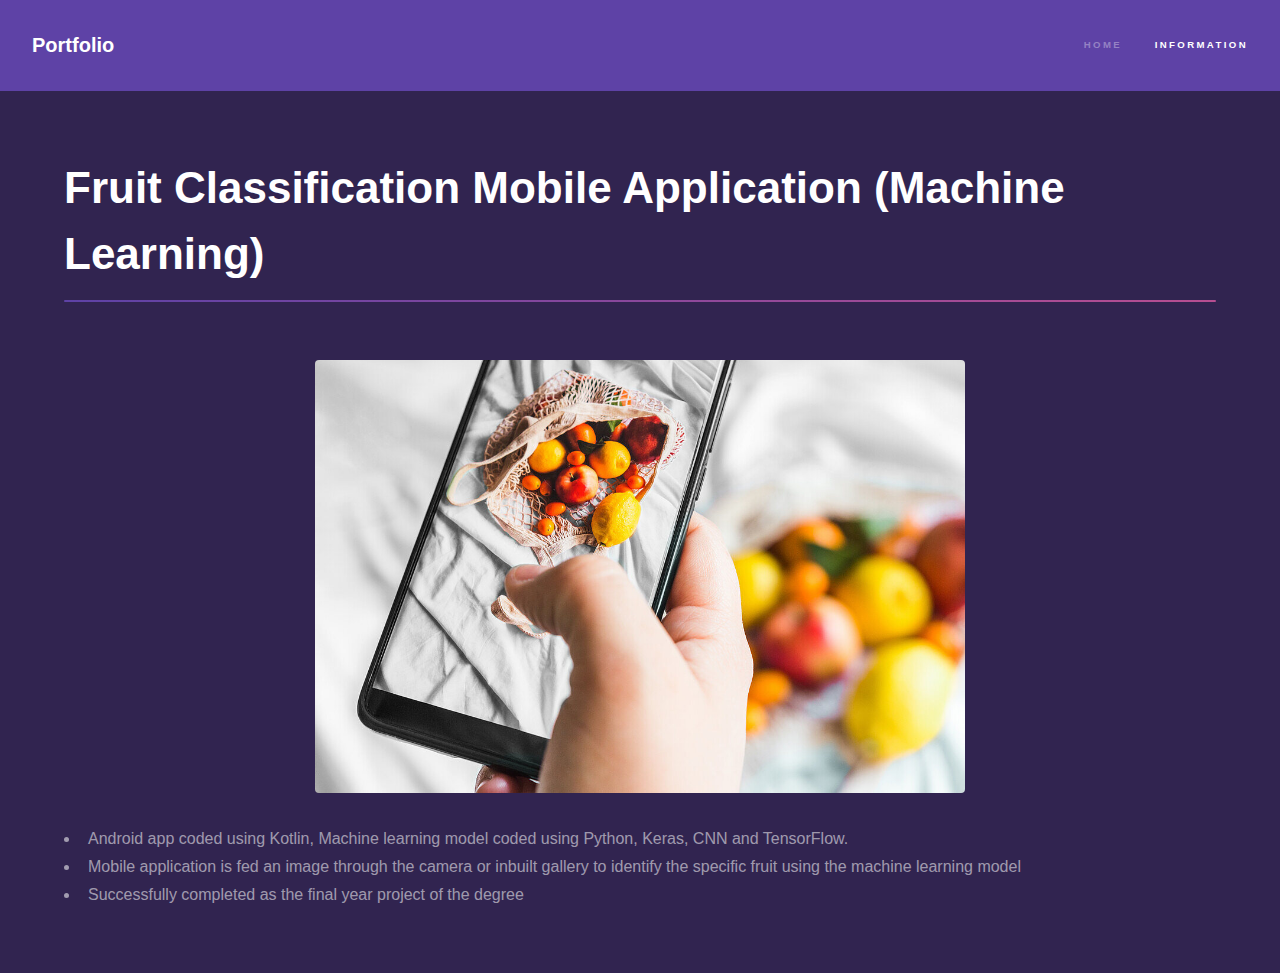
<file: fruitApp.html>
<!DOCTYPE HTML>
<!--
	Hyperspace by HTML5 UP
	html5up.net | @ajlkn
	Free for personal and commercial use under the CCA 3.0 license (html5up.net/license)
-->
<html>

<head>
	<title>Fruit Classification Mobile Application (Machine Learning)</title>
	<meta charset="utf-8" />
	<meta name="viewport" content="width=device-width, initial-scale=1, user-scalable=no" />
	<link rel="stylesheet" href="assets/css/main.css" />
	<noscript>
		<link rel="stylesheet" href="assets/css/noscript.css" />
	</noscript>
</head>

<body class="is-preload">

	<!-- Header -->
	<header id="header">
		<a href="index.html" class="title">Portfolio</a>
		<nav>
			<ul>
				<li><a href="index.html">Home</a></li>
				<li><a href="fruitApp.html" class="active">Information</a></li>
			</ul>
		</nav>
	</header>

	<!-- Wrapper -->
	<div id="wrapper">

		<!-- Main -->
		<section id="main" class="wrapper">
			<div class="inner">
				<h1 class="major">Fruit Classification Mobile Application (Machine Learning)</h1>
				<span class="image fit"><img src="images/fruit1.jpg" alt="" /></span>
				<p>
				<ul>
					<li>Android app coded using Kotlin, Machine learning model coded using Python, Keras,
						CNN and TensorFlow.</li>
					<li>Mobile application is fed an image through the camera or inbuilt gallery to identify the
						specific fruit using the machine learning model</li>
					<li>Successfully completed as the final year project of the degree</li>
				</ul>
				</p>
			</div>
		</section>

	</div>

	<!-- Footer -->
	<!-- <footer id="footer" class="wrapper alt">
		<div class="inner">
			<ul class="menu">
				<li>&copy; Untitled. All rights reserved.</li>
			</ul>
		</div>
	</footer> -->

	<!-- Scripts -->
	<script src="assets/js/jquery.min.js"></script>
	<script src="assets/js/jquery.scrollex.min.js"></script>
	<script src="assets/js/jquery.scrolly.min.js"></script>
	<script src="assets/js/browser.min.js"></script>
	<script src="assets/js/breakpoints.min.js"></script>
	<script src="assets/js/util.js"></script>
	<script src="assets/js/main.js"></script>

</body>

</html>
</file>
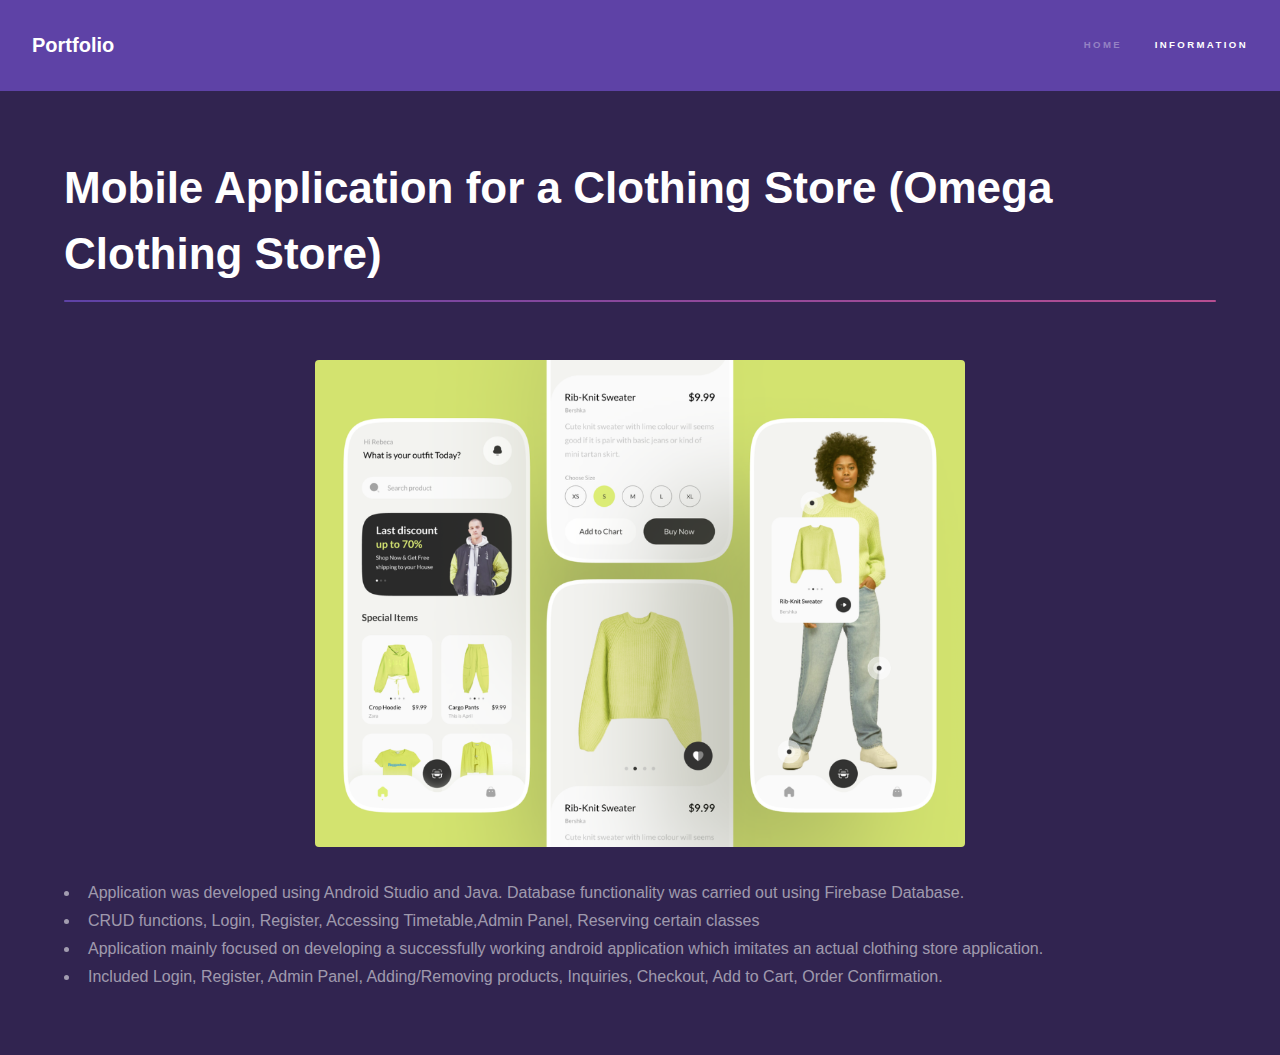
<file: styleOmega.html>
<!DOCTYPE HTML>
<!--
	Hyperspace by HTML5 UP
	html5up.net | @ajlkn
	Free for personal and commercial use under the CCA 3.0 license (html5up.net/license)
-->
<html>

<head>
    <title>Mobile Application for a Clothing Store (Omega Clothing Store)</title>
    <meta charset="utf-8" />
    <meta name="viewport" content="width=device-width, initial-scale=1, user-scalable=no" />
    <link rel="stylesheet" href="assets/css/main.css" />
    <noscript>
        <link rel="stylesheet" href="assets/css/noscript.css" />
    </noscript>
</head>

<body class="is-preload">

    <!-- Header -->
    <header id="header">
        <a href="index.html" class="title">Portfolio</a>
        <nav>
            <ul>
                <li><a href="index.html">Home</a></li>
                <li><a href="styleOmega.html" class="active">Information</a></li>
            </ul>
        </nav>
    </header>

    <!-- Wrapper -->
    <div id="wrapper">

        <!-- Main -->
        <section id="main" class="wrapper">
            <div class="inner">
                <h1 class="major">Mobile Application for a Clothing Store (Omega Clothing Store)</h1>
                <span class="image fit"><img src="images/clothing.png" alt="" /></span>
                <p>
                <ul>
                    <li>Application was developed using Android Studio and Java. Database functionality was
                        carried out using Firebase Database.</li>
                    <li>CRUD functions, Login, Register, Accessing Timetable,Admin Panel, Reserving certain classes</li>
                    <li>Application mainly focused on developing a successfully working android application
                        which imitates an actual clothing store application.</li>
                    <li>Included Login, Register, Admin Panel, Adding/Removing products, Inquiries, Checkout,
                        Add to Cart, Order Confirmation.</li>
                </ul>
                </p>
            </div>
        </section>

    </div>

    <!-- Footer -->
    <!-- <footer id="footer" class="wrapper alt">
		<div class="inner">
			<ul class="menu">
				<li>&copy; Untitled. All rights reserved.</li>
			</ul>
		</div>
	</footer> -->

    <!-- Scripts -->
    <script src="assets/js/jquery.min.js"></script>
    <script src="assets/js/jquery.scrollex.min.js"></script>
    <script src="assets/js/jquery.scrolly.min.js"></script>
    <script src="assets/js/browser.min.js"></script>
    <script src="assets/js/breakpoints.min.js"></script>
    <script src="assets/js/util.js"></script>
    <script src="assets/js/main.js"></script>

</body>

</html>
</file>
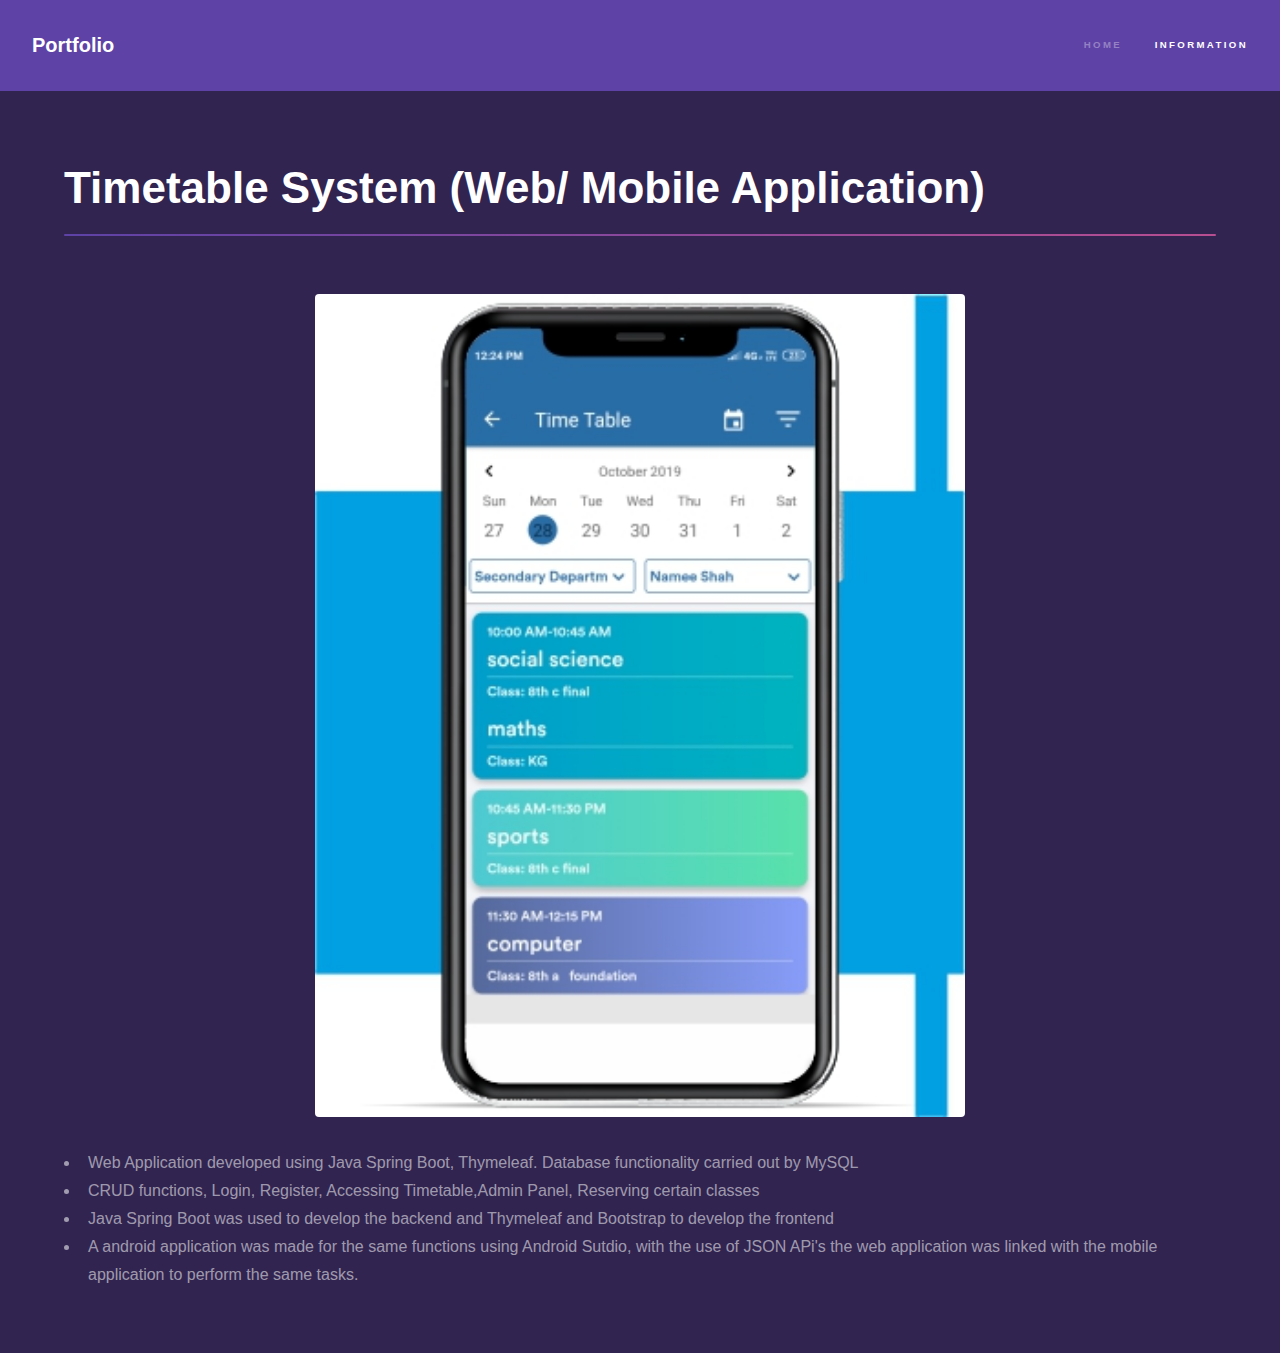
<file: timeTable.html>
<!DOCTYPE HTML>
<!--
	Hyperspace by HTML5 UP
	html5up.net | @ajlkn
	Free for personal and commercial use under the CCA 3.0 license (html5up.net/license)
-->
<html>

<head>
    <title>Timetable System (Web/ Mobile Application)</title>
    <meta charset="utf-8" />
    <meta name="viewport" content="width=device-width, initial-scale=1, user-scalable=no" />
    <link rel="stylesheet" href="assets/css/main.css" />
    <noscript>
        <link rel="stylesheet" href="assets/css/noscript.css" />
    </noscript>
</head>

<body class="is-preload">

    <!-- Header -->
    <header id="header">
        <a href="index.html" class="title">Portfolio</a>
        <nav>
            <ul>
                <li><a href="index.html">Home</a></li>
                <li><a href="carRental.html" class="active">Information</a></li>
            </ul>
        </nav>
    </header>

    <!-- Wrapper -->
    <div id="wrapper">

        <!-- Main -->
        <section id="main" class="wrapper">
            <div class="inner">
                <h1 class="major">Timetable System (Web/ Mobile Application)</h1>
                <span class="image fit"><img src="images/timetable.jpg" alt="" /></span>
                <p>
                <ul>
                    <li>Web Application developed using Java Spring Boot, Thymeleaf. Database functionality
                        carried out by MySQL</li>
                    <li>CRUD functions, Login, Register, Accessing Timetable,Admin Panel, Reserving certain classes</li>
                    <li>Java Spring Boot was used to develop the backend and Thymeleaf and Bootstrap to
                        develop the frontend</li>
                    <li>A android application was made for the same functions using Android Sutdio, with the use of JSON
                        APi's the web application was linked with the mobile application to
                        perform the same tasks.
                    </li>
                </ul>
                </p>
            </div>
        </section>

    </div>

    <!-- Footer -->
    <!-- <footer id="footer" class="wrapper alt">
		<div class="inner">
			<ul class="menu">
				<li>&copy; Untitled. All rights reserved.</li>
			</ul>
		</div>
	</footer> -->

    <!-- Scripts -->
    <script src="assets/js/jquery.min.js"></script>
    <script src="assets/js/jquery.scrollex.min.js"></script>
    <script src="assets/js/jquery.scrolly.min.js"></script>
    <script src="assets/js/browser.min.js"></script>
    <script src="assets/js/breakpoints.min.js"></script>
    <script src="assets/js/util.js"></script>
    <script src="assets/js/main.js"></script>

</body>

</html>
</file>
<file: assets/css/loadingBar.css>
@import url('https://fonts.googleapis.com/css2?family=Poppins:wght@200;300;400;500;600;700&display=swap');

::selection {
    color: #fff;
    background: #ACCEF7
}

.skill-bars {
    padding: 25px 30px;
    display: block;
    margin-left: auto;
    margin-right: auto;
    width: 600px;
    background: #313866;
    box-shadow: 5px 5px 20px rgba(0, 0, 0, 0.2);
    border-radius: 10px;
}

.skill-bars .bar {
    margin: 20px 0;
}

.skill-bars .bar:first-child {
    margin-top: 0px;
}

.skill-bars .bar .info {
    margin-bottom: 5px;
}

.skill-bars .bar .info span {
    font-weight: 500;
    font-size: 17px;
    opacity: 0;
    animation: showText 0.5s 1s linear forwards;
}

@keyframes showText {
    100% {
        opacity: 1;
    }
}

.skill-bars .bar .progress-line {
    height: 10px;
    width: 100%;
    background: #f0f0f0;
    position: relative;
    transform: scaleX(0);
    transform-origin: left;
    border-radius: 10px;
    /* box-shadow: inset 0 1px 1px rgba(0, 0, 0, 0.05),
        0 1px rgba(255, 255, 255, 0.8); */
    animation: animate 1s cubic-bezier(1, 0, 0.5, 1) forwards;
}

@keyframes animate {
    100% {
        transform: scaleX(1);
    }
}

.bar .progress-line span {
    height: 100%;
    position: absolute;
    border-radius: 10px;
    transform: scaleX(0);
    transform-origin: left;
    background: #964EC2;
    animation: animate 1s 1s cubic-bezier(1, 0, 0.5, 1) forwards;
}

.bar .progress-line.html span {
    width: 80%;
}

.bar .progress-line.css span {
    width: 75%;
}

.bar .progress-line.jquery span {
    width: 65%;
}

.bar .progress-line.python span {
    width: 80%;
}

.bar .progress-line.mysql span {
    width: 55%;
}

.progress-line span::before {
    position: absolute;
    content: "";
    top: -10px;
    right: 0;
    height: 0;
    width: 0;
    border: 7px solid transparent;
    border-bottom-width: 0px;
    border-right-width: 0px;
    /* border-top-color: #000; */
    opacity: 0;
    animation: showText2 0.5s 1.5s linear forwards;
}

.progress-line span::after {
    position: absolute;
    top: -28px;
    right: 0;
    font-weight: 500;
    background: #000;
    color: #fff;
    padding: 1px 8px;
    font-size: 12px;
    border-radius: 3px;
    opacity: 0;
    animation: showText2 0.5s 1.5s linear forwards;
}

@keyframes showText2 {
    100% {
        opacity: 1;
    }
}

/* .progress-line.html span::after {
    content: "80%";
}

.progress-line.css span::after {
    content: "75%";
}

.progress-line.jquery span::after {
    content: "65%";
}

.progress-line.python span::after {
    content: "80%";
}

.progress-line.mysql span::after {
    content: "55%";
} */
</file>
<file: assets/css/noscript.css>
/*
	Hyperspace by HTML5 UP
	html5up.net | @ajlkn
	Free for personal and commercial use under the CCA 3.0 license (html5up.net/license)
*/

/* Spotlights */

	.spotlights > section > .image:before {
		opacity: 0 !important;
	}

	.spotlights > section > .content > .inner {
		-moz-transform: none !important;
		-webkit-transform: none !important;
		-ms-transform: none !important;
		transform: none !important;
		opacity: 1 !important;
	}

/* Wrapper */

	.wrapper > .inner {
		opacity: 1 !important;
		-moz-transform: none !important;
		-webkit-transform: none !important;
		-ms-transform: none !important;
		transform: none !important;
	}

/* Sidebar */

	#sidebar > .inner {
		opacity: 1 !important;
	}

	#sidebar nav > ul > li {
		-moz-transform: none !important;
		-webkit-transform: none !important;
		-ms-transform: none !important;
		transform: none !important;
		opacity: 1 !important;
	}
</file>
<file: assets/css/main.css>
@import url(fontawesome-all.min.css);

/*
	Hyperspace by HTML5 UP
	html5up.net | @ajlkn
	Free for personal and commercial use under the CCA 3.0 license (html5up.net/license)
*/

html,
body,
div,
span,
applet,
object,
iframe,
h1,
h2,
h3,
h4,
h5,
h6,
p,
blockquote,
pre,
a,
abbr,
acronym,
address,
big,
cite,
code,
del,
dfn,
em,
img,
ins,
kbd,
q,
s,
samp,
small,
strike,
strong,
sub,
sup,
tt,
var,
b,
u,
i,
center,
dl,
dt,
dd,
ol,
ul,
li,
fieldset,
form,
label,
legend,
table,
caption,
tbody,
tfoot,
thead,
tr,
th,
td,
article,
aside,
canvas,
details,
embed,
figure,
figcaption,
footer,
header,
hgroup,
menu,
nav,
output,
ruby,
section,
summary,
time,
mark,
audio,
video {
	margin: 0;
	padding: 0;
	border: 0;
	font-size: 100%;
	font: inherit;
	vertical-align: baseline;
}

article,
aside,
details,
figcaption,
figure,
footer,
header,
hgroup,
menu,
nav,
section {
	display: block;
}

body {
	line-height: 1;
}

ol,
ul {
	list-style: none;
}

blockquote,
q {
	quotes: none;
}

blockquote:before,
blockquote:after,
q:before,
q:after {
	content: '';
	content: none;
}

table {
	border-collapse: collapse;
	border-spacing: 0;
}

body {
	-webkit-text-size-adjust: none;
}

mark {
	background-color: transparent;
	color: inherit;
}

input::-moz-focus-inner {
	border: 0;
	padding: 0;
}

input,
select,
textarea {
	-moz-appearance: none;
	-webkit-appearance: none;
	-ms-appearance: none;
	appearance: none;
}

/* Basic */

@-ms-viewport {
	width: device-width;
}

body {
	-ms-overflow-style: scrollbar;
}

@media screen and (max-width: 480px) {

	html,
	body {
		min-width: 320px;
	}

}

html {
	box-sizing: border-box;
}

*,
*:before,
*:after {
	box-sizing: inherit;
}

body {
	background: #312450;
}

body.is-preload *,
body.is-preload *:before,
body.is-preload *:after {
	-moz-animation: none !important;
	-webkit-animation: none !important;
	-ms-animation: none !important;
	animation: none !important;
	-moz-transition: none !important;
	-webkit-transition: none !important;
	-ms-transition: none !important;
	transition: none !important;
}

/* Type */

body,
input,
select,
textarea {
	color: rgba(255, 255, 255, 0.55);
	font-family: Arial, Helvetica, sans-serif;
	font-size: 16.5pt;
	font-weight: normal;
	line-height: 1.75;
}

@media screen and (max-width: 1680px) {

	body,
	input,
	select,
	textarea {
		font-size: 13pt;
	}

}

@media screen and (max-width: 1280px) {

	body,
	input,
	select,
	textarea {
		font-size: 12pt;
	}

}

@media screen and (max-width: 360px) {

	body,
	input,
	select,
	textarea {
		font-size: 11pt;
	}

}

a {
	-moz-transition: color 0.2s ease, border-bottom-color 0.2s ease;
	-webkit-transition: color 0.2s ease, border-bottom-color 0.2s ease;
	-ms-transition: color 0.2s ease, border-bottom-color 0.2s ease;
	transition: color 0.2s ease, border-bottom-color 0.2s ease;
	border-bottom: dotted 1px rgba(255, 255, 255, 0.35);
	color: inherit;
	text-decoration: none;
}

a:hover {
	border-bottom-color: transparent;
	color: #ffffff;
}

strong,
b {
	color: #ffffff;
	font-weight: bold;
}

em,
i {
	font-style: italic;
}

p {
	margin: 0 0 2em 0;
}

h1,
h2,
h3,
h4,
h5,
h6 {
	color: #ffffff;
	font-weight: bold;
	line-height: 1.5;
	margin: 0 0 0.5em 0;
}

h1 a,
h2 a,
h3 a,
h4 a,
h5 a,
h6 a {
	color: inherit;
	text-decoration: none;
}

h1 {
	font-size: 2.75em;
}

h1.major {
	margin: 0 0 1.3em 0;
	position: relative;
	padding-bottom: 0.35em;
}

h1.major:after {
	background-image: -moz-linear-gradient(to right, #5e42a6, #b74e91);
	background-image: -webkit-linear-gradient(to right, #5e42a6, #b74e91);
	background-image: -ms-linear-gradient(to right, #5e42a6, #b74e91);
	background-image: linear-gradient(to right, #5e42a6, #b74e91);
	-moz-transition: max-width 0.2s ease;
	-webkit-transition: max-width 0.2s ease;
	-ms-transition: max-width 0.2s ease;
	transition: max-width 0.2s ease;
	border-radius: 0.2em;
	bottom: 0;
	content: '';
	height: 0.05em;
	position: absolute;
	right: 0;
	width: 100%;
}

h2 {
	font-size: 1.75em;
}

h3 {
	font-size: 1.1em;
}

h4 {
	font-size: 1em;
}

h5 {
	font-size: 0.8em;
}

h6 {
	font-size: 0.6em;
}

@media screen and (max-width: 736px) {

	h1 {
		font-size: 2em;
	}

	h2 {
		font-size: 1.25em;
	}

	h3 {
		font-size: 1em;
	}

	h4 {
		font-size: 0.8em;
	}

	h5 {
		font-size: 0.6em;
	}

	h6 {
		font-size: 0.6em;
	}

}

sub {
	font-size: 0.8em;
	position: relative;
	top: 0.5em;
}

sup {
	font-size: 0.8em;
	position: relative;
	top: -0.5em;
}

blockquote {
	border-left: solid 4px rgba(255, 255, 255, 0.15);
	font-style: italic;
	margin: 0 0 2em 0;
	padding: 0.5em 0 0.5em 2em;
}

code {
	background: rgba(255, 255, 255, 0.05);
	border-radius: 0.25em;
	border: solid 1px rgba(255, 255, 255, 0.15);
	font-family: "Courier New", monospace;
	font-size: 0.9em;
	margin: 0 0.25em;
	padding: 0.25em 0.65em;
}

pre {
	-webkit-overflow-scrolling: touch;
	font-family: "Courier New", monospace;
	font-size: 0.9em;
	margin: 0 0 2em 0;
}

pre code {
	display: block;
	line-height: 1.75em;
	padding: 1em 1.5em;
	overflow-x: auto;
}

hr {
	border: 0;
	border-bottom: solid 1px rgba(255, 255, 255, 0.15);
	margin: 2em 0;
}

hr.major {
	margin: 3em 0;
}

.align-left {
	text-align: left;
}

.align-center {
	text-align: center;
}

.align-right {
	text-align: right;
}

/* Row */

.row {
	display: flex;
	flex-wrap: wrap;
	box-sizing: border-box;
	align-items: stretch;
}

.row>* {
	box-sizing: border-box;
}

.row.gtr-uniform>*> :last-child {
	margin-bottom: 0;
}

.row.aln-left {
	justify-content: flex-start;
}

.row.aln-center {
	justify-content: center;
}

.row.aln-right {
	justify-content: flex-end;
}

.row.aln-top {
	align-items: flex-start;
}

.row.aln-middle {
	align-items: center;
}

.row.aln-bottom {
	align-items: flex-end;
}

.row>.imp {
	order: -1;
}

.row>.col-1 {
	width: 8.33333%;
}

.row>.off-1 {
	margin-left: 8.33333%;
}

.row>.col-2 {
	width: 16.66667%;
}

.row>.off-2 {
	margin-left: 16.66667%;
}

.row>.col-3 {
	width: 25%;
}

.row>.off-3 {
	margin-left: 25%;
}

.row>.col-4 {
	width: 33.33333%;
}

.row>.off-4 {
	margin-left: 33.33333%;
}

.row>.col-5 {
	width: 41.66667%;
}

.row>.off-5 {
	margin-left: 41.66667%;
}

.row>.col-6 {
	width: 50%;
}

.row>.off-6 {
	margin-left: 50%;
}

.row>.col-7 {
	width: 58.33333%;
}

.row>.off-7 {
	margin-left: 58.33333%;
}

.row>.col-8 {
	width: 66.66667%;
}

.row>.off-8 {
	margin-left: 66.66667%;
}

.row>.col-9 {
	width: 75%;
}

.row>.off-9 {
	margin-left: 75%;
}

.row>.col-10 {
	width: 83.33333%;
}

.row>.off-10 {
	margin-left: 83.33333%;
}

.row>.col-11 {
	width: 91.66667%;
}

.row>.off-11 {
	margin-left: 91.66667%;
}

.row>.col-12 {
	width: 100%;
}

.row>.off-12 {
	margin-left: 100%;
}

.row.gtr-0 {
	margin-top: 0;
	margin-left: 0em;
}

.row.gtr-0>* {
	padding: 0 0 0 0em;
}

.row.gtr-0.gtr-uniform {
	margin-top: 0em;
}

.row.gtr-0.gtr-uniform>* {
	padding-top: 0em;
}

.row.gtr-25 {
	margin-top: 0;
	margin-left: -0.375em;
}

.row.gtr-25>* {
	padding: 0 0 0 0.375em;
}

.row.gtr-25.gtr-uniform {
	margin-top: -0.375em;
}

.row.gtr-25.gtr-uniform>* {
	padding-top: 0.375em;
}

.row.gtr-50 {
	margin-top: 0;
	margin-left: -0.75em;
}

.row.gtr-50>* {
	padding: 0 0 0 0.75em;
}

.row.gtr-50.gtr-uniform {
	margin-top: -0.75em;
}

.row.gtr-50.gtr-uniform>* {
	padding-top: 0.75em;
}

.row {
	margin-top: 0;
	margin-left: -1.5em;
}

.row>* {
	padding: 0 0 0 1.5em;
}

.row.gtr-uniform {
	margin-top: -1.5em;
}

.row.gtr-uniform>* {
	padding-top: 1.5em;
}

.row.gtr-150 {
	margin-top: 0;
	margin-left: -2.25em;
}

.row.gtr-150>* {
	padding: 0 0 0 2.25em;
}

.row.gtr-150.gtr-uniform {
	margin-top: -2.25em;
}

.row.gtr-150.gtr-uniform>* {
	padding-top: 2.25em;
}

.row.gtr-200 {
	margin-top: 0;
	margin-left: -3em;
}

.row.gtr-200>* {
	padding: 0 0 0 3em;
}

.row.gtr-200.gtr-uniform {
	margin-top: -3em;
}

.row.gtr-200.gtr-uniform>* {
	padding-top: 3em;
}

@media screen and (max-width: 1680px) {

	.row {
		display: flex;
		flex-wrap: wrap;
		box-sizing: border-box;
		align-items: stretch;
	}

	.row>* {
		box-sizing: border-box;
	}

	.row.gtr-uniform>*> :last-child {
		margin-bottom: 0;
	}

	.row.aln-left {
		justify-content: flex-start;
	}

	.row.aln-center {
		justify-content: center;
	}

	.row.aln-right {
		justify-content: flex-end;
	}

	.row.aln-top {
		align-items: flex-start;
	}

	.row.aln-middle {
		align-items: center;
	}

	.row.aln-bottom {
		align-items: flex-end;
	}

	.row>.imp-xlarge {
		order: -1;
	}

	.row>.col-1-xlarge {
		width: 8.33333%;
	}

	.row>.off-1-xlarge {
		margin-left: 8.33333%;
	}

	.row>.col-2-xlarge {
		width: 16.66667%;
	}

	.row>.off-2-xlarge {
		margin-left: 16.66667%;
	}

	.row>.col-3-xlarge {
		width: 25%;
	}

	.row>.off-3-xlarge {
		margin-left: 25%;
	}

	.row>.col-4-xlarge {
		width: 33.33333%;
	}

	.row>.off-4-xlarge {
		margin-left: 33.33333%;
	}

	.row>.col-5-xlarge {
		width: 41.66667%;
	}

	.row>.off-5-xlarge {
		margin-left: 41.66667%;
	}

	.row>.col-6-xlarge {
		width: 50%;
	}

	.row>.off-6-xlarge {
		margin-left: 50%;
	}

	.row>.col-7-xlarge {
		width: 58.33333%;
	}

	.row>.off-7-xlarge {
		margin-left: 58.33333%;
	}

	.row>.col-8-xlarge {
		width: 66.66667%;
	}

	.row>.off-8-xlarge {
		margin-left: 66.66667%;
	}

	.row>.col-9-xlarge {
		width: 75%;
	}

	.row>.off-9-xlarge {
		margin-left: 75%;
	}

	.row>.col-10-xlarge {
		width: 83.33333%;
	}

	.row>.off-10-xlarge {
		margin-left: 83.33333%;
	}

	.row>.col-11-xlarge {
		width: 91.66667%;
	}

	.row>.off-11-xlarge {
		margin-left: 91.66667%;
	}

	.row>.col-12-xlarge {
		width: 100%;
	}

	.row>.off-12-xlarge {
		margin-left: 100%;
	}

	.row.gtr-0 {
		margin-top: 0;
		margin-left: 0em;
	}

	.row.gtr-0>* {
		padding: 0 0 0 0em;
	}

	.row.gtr-0.gtr-uniform {
		margin-top: 0em;
	}

	.row.gtr-0.gtr-uniform>* {
		padding-top: 0em;
	}

	.row.gtr-25 {
		margin-top: 0;
		margin-left: -0.375em;
	}

	.row.gtr-25>* {
		padding: 0 0 0 0.375em;
	}

	.row.gtr-25.gtr-uniform {
		margin-top: -0.375em;
	}

	.row.gtr-25.gtr-uniform>* {
		padding-top: 0.375em;
	}

	.row.gtr-50 {
		margin-top: 0;
		margin-left: -0.75em;
	}

	.row.gtr-50>* {
		padding: 0 0 0 0.75em;
	}

	.row.gtr-50.gtr-uniform {
		margin-top: -0.75em;
	}

	.row.gtr-50.gtr-uniform>* {
		padding-top: 0.75em;
	}

	.row {
		margin-top: 0;
		margin-left: -1.5em;
	}

	.row>* {
		padding: 0 0 0 1.5em;
	}

	.row.gtr-uniform {
		margin-top: -1.5em;
	}

	.row.gtr-uniform>* {
		padding-top: 1.5em;
	}

	.row.gtr-150 {
		margin-top: 0;
		margin-left: -2.25em;
	}

	.row.gtr-150>* {
		padding: 0 0 0 2.25em;
	}

	.row.gtr-150.gtr-uniform {
		margin-top: -2.25em;
	}

	.row.gtr-150.gtr-uniform>* {
		padding-top: 2.25em;
	}

	.row.gtr-200 {
		margin-top: 0;
		margin-left: -3em;
	}

	.row.gtr-200>* {
		padding: 0 0 0 3em;
	}

	.row.gtr-200.gtr-uniform {
		margin-top: -3em;
	}

	.row.gtr-200.gtr-uniform>* {
		padding-top: 3em;
	}

}

@media screen and (max-width: 1280px) {

	.row {
		display: flex;
		flex-wrap: wrap;
		box-sizing: border-box;
		align-items: stretch;
	}

	.row>* {
		box-sizing: border-box;
	}

	.row.gtr-uniform>*> :last-child {
		margin-bottom: 0;
	}

	.row.aln-left {
		justify-content: flex-start;
	}

	.row.aln-center {
		justify-content: center;
	}

	.row.aln-right {
		justify-content: flex-end;
	}

	.row.aln-top {
		align-items: flex-start;
	}

	.row.aln-middle {
		align-items: center;
	}

	.row.aln-bottom {
		align-items: flex-end;
	}

	.row>.imp-large {
		order: -1;
	}

	.row>.col-1-large {
		width: 8.33333%;
	}

	.row>.off-1-large {
		margin-left: 8.33333%;
	}

	.row>.col-2-large {
		width: 16.66667%;
	}

	.row>.off-2-large {
		margin-left: 16.66667%;
	}

	.row>.col-3-large {
		width: 25%;
	}

	.row>.off-3-large {
		margin-left: 25%;
	}

	.row>.col-4-large {
		width: 33.33333%;
	}

	.row>.off-4-large {
		margin-left: 33.33333%;
	}

	.row>.col-5-large {
		width: 41.66667%;
	}

	.row>.off-5-large {
		margin-left: 41.66667%;
	}

	.row>.col-6-large {
		width: 50%;
	}

	.row>.off-6-large {
		margin-left: 50%;
	}

	.row>.col-7-large {
		width: 58.33333%;
	}

	.row>.off-7-large {
		margin-left: 58.33333%;
	}

	.row>.col-8-large {
		width: 66.66667%;
	}

	.row>.off-8-large {
		margin-left: 66.66667%;
	}

	.row>.col-9-large {
		width: 75%;
	}

	.row>.off-9-large {
		margin-left: 75%;
	}

	.row>.col-10-large {
		width: 83.33333%;
	}

	.row>.off-10-large {
		margin-left: 83.33333%;
	}

	.row>.col-11-large {
		width: 91.66667%;
	}

	.row>.off-11-large {
		margin-left: 91.66667%;
	}

	.row>.col-12-large {
		width: 100%;
	}

	.row>.off-12-large {
		margin-left: 100%;
	}

	.row.gtr-0 {
		margin-top: 0;
		margin-left: 0em;
	}

	.row.gtr-0>* {
		padding: 0 0 0 0em;
	}

	.row.gtr-0.gtr-uniform {
		margin-top: 0em;
	}

	.row.gtr-0.gtr-uniform>* {
		padding-top: 0em;
	}

	.row.gtr-25 {
		margin-top: 0;
		margin-left: -0.375em;
	}

	.row.gtr-25>* {
		padding: 0 0 0 0.375em;
	}

	.row.gtr-25.gtr-uniform {
		margin-top: -0.375em;
	}

	.row.gtr-25.gtr-uniform>* {
		padding-top: 0.375em;
	}

	.row.gtr-50 {
		margin-top: 0;
		margin-left: -0.75em;
	}

	.row.gtr-50>* {
		padding: 0 0 0 0.75em;
	}

	.row.gtr-50.gtr-uniform {
		margin-top: -0.75em;
	}

	.row.gtr-50.gtr-uniform>* {
		padding-top: 0.75em;
	}

	.row {
		margin-top: 0;
		margin-left: -1.5em;
	}

	.row>* {
		padding: 0 0 0 1.5em;
	}

	.row.gtr-uniform {
		margin-top: -1.5em;
	}

	.row.gtr-uniform>* {
		padding-top: 1.5em;
	}

	.row.gtr-150 {
		margin-top: 0;
		margin-left: -2.25em;
	}

	.row.gtr-150>* {
		padding: 0 0 0 2.25em;
	}

	.row.gtr-150.gtr-uniform {
		margin-top: -2.25em;
	}

	.row.gtr-150.gtr-uniform>* {
		padding-top: 2.25em;
	}

	.row.gtr-200 {
		margin-top: 0;
		margin-left: -3em;
	}

	.row.gtr-200>* {
		padding: 0 0 0 3em;
	}

	.row.gtr-200.gtr-uniform {
		margin-top: -3em;
	}

	.row.gtr-200.gtr-uniform>* {
		padding-top: 3em;
	}

}

@media screen and (max-width: 980px) {

	.row {
		display: flex;
		flex-wrap: wrap;
		box-sizing: border-box;
		align-items: stretch;
	}

	.row>* {
		box-sizing: border-box;
	}

	.row.gtr-uniform>*> :last-child {
		margin-bottom: 0;
	}

	.row.aln-left {
		justify-content: flex-start;
	}

	.row.aln-center {
		justify-content: center;
	}

	.row.aln-right {
		justify-content: flex-end;
	}

	.row.aln-top {
		align-items: flex-start;
	}

	.row.aln-middle {
		align-items: center;
	}

	.row.aln-bottom {
		align-items: flex-end;
	}

	.row>.imp-medium {
		order: -1;
	}

	.row>.col-1-medium {
		width: 8.33333%;
	}

	.row>.off-1-medium {
		margin-left: 8.33333%;
	}

	.row>.col-2-medium {
		width: 16.66667%;
	}

	.row>.off-2-medium {
		margin-left: 16.66667%;
	}

	.row>.col-3-medium {
		width: 25%;
	}

	.row>.off-3-medium {
		margin-left: 25%;
	}

	.row>.col-4-medium {
		width: 33.33333%;
	}

	.row>.off-4-medium {
		margin-left: 33.33333%;
	}

	.row>.col-5-medium {
		width: 41.66667%;
	}

	.row>.off-5-medium {
		margin-left: 41.66667%;
	}

	.row>.col-6-medium {
		width: 50%;
	}

	.row>.off-6-medium {
		margin-left: 50%;
	}

	.row>.col-7-medium {
		width: 58.33333%;
	}

	.row>.off-7-medium {
		margin-left: 58.33333%;
	}

	.row>.col-8-medium {
		width: 66.66667%;
	}

	.row>.off-8-medium {
		margin-left: 66.66667%;
	}

	.row>.col-9-medium {
		width: 75%;
	}

	.row>.off-9-medium {
		margin-left: 75%;
	}

	.row>.col-10-medium {
		width: 83.33333%;
	}

	.row>.off-10-medium {
		margin-left: 83.33333%;
	}

	.row>.col-11-medium {
		width: 91.66667%;
	}

	.row>.off-11-medium {
		margin-left: 91.66667%;
	}

	.row>.col-12-medium {
		width: 100%;
	}

	.row>.off-12-medium {
		margin-left: 100%;
	}

	.row.gtr-0 {
		margin-top: 0;
		margin-left: 0em;
	}

	.row.gtr-0>* {
		padding: 0 0 0 0em;
	}

	.row.gtr-0.gtr-uniform {
		margin-top: 0em;
	}

	.row.gtr-0.gtr-uniform>* {
		padding-top: 0em;
	}

	.row.gtr-25 {
		margin-top: 0;
		margin-left: -0.375em;
	}

	.row.gtr-25>* {
		padding: 0 0 0 0.375em;
	}

	.row.gtr-25.gtr-uniform {
		margin-top: -0.375em;
	}

	.row.gtr-25.gtr-uniform>* {
		padding-top: 0.375em;
	}

	.row.gtr-50 {
		margin-top: 0;
		margin-left: -0.75em;
	}

	.row.gtr-50>* {
		padding: 0 0 0 0.75em;
	}

	.row.gtr-50.gtr-uniform {
		margin-top: -0.75em;
	}

	.row.gtr-50.gtr-uniform>* {
		padding-top: 0.75em;
	}

	.row {
		margin-top: 0;
		margin-left: -1.5em;
	}

	.row>* {
		padding: 0 0 0 1.5em;
	}

	.row.gtr-uniform {
		margin-top: -1.5em;
	}

	.row.gtr-uniform>* {
		padding-top: 1.5em;
	}

	.row.gtr-150 {
		margin-top: 0;
		margin-left: -2.25em;
	}

	.row.gtr-150>* {
		padding: 0 0 0 2.25em;
	}

	.row.gtr-150.gtr-uniform {
		margin-top: -2.25em;
	}

	.row.gtr-150.gtr-uniform>* {
		padding-top: 2.25em;
	}

	.row.gtr-200 {
		margin-top: 0;
		margin-left: -3em;
	}

	.row.gtr-200>* {
		padding: 0 0 0 3em;
	}

	.row.gtr-200.gtr-uniform {
		margin-top: -3em;
	}

	.row.gtr-200.gtr-uniform>* {
		padding-top: 3em;
	}

}

@media screen and (max-width: 736px) {

	.row {
		display: flex;
		flex-wrap: wrap;
		box-sizing: border-box;
		align-items: stretch;
	}

	.row>* {
		box-sizing: border-box;
	}

	.row.gtr-uniform>*> :last-child {
		margin-bottom: 0;
	}

	.row.aln-left {
		justify-content: flex-start;
	}

	.row.aln-center {
		justify-content: center;
	}

	.row.aln-right {
		justify-content: flex-end;
	}

	.row.aln-top {
		align-items: flex-start;
	}

	.row.aln-middle {
		align-items: center;
	}

	.row.aln-bottom {
		align-items: flex-end;
	}

	.row>.imp-small {
		order: -1;
	}

	.row>.col-1-small {
		width: 8.33333%;
	}

	.row>.off-1-small {
		margin-left: 8.33333%;
	}

	.row>.col-2-small {
		width: 16.66667%;
	}

	.row>.off-2-small {
		margin-left: 16.66667%;
	}

	.row>.col-3-small {
		width: 25%;
	}

	.row>.off-3-small {
		margin-left: 25%;
	}

	.row>.col-4-small {
		width: 33.33333%;
	}

	.row>.off-4-small {
		margin-left: 33.33333%;
	}

	.row>.col-5-small {
		width: 41.66667%;
	}

	.row>.off-5-small {
		margin-left: 41.66667%;
	}

	.row>.col-6-small {
		width: 50%;
	}

	.row>.off-6-small {
		margin-left: 50%;
	}

	.row>.col-7-small {
		width: 58.33333%;
	}

	.row>.off-7-small {
		margin-left: 58.33333%;
	}

	.row>.col-8-small {
		width: 66.66667%;
	}

	.row>.off-8-small {
		margin-left: 66.66667%;
	}

	.row>.col-9-small {
		width: 75%;
	}

	.row>.off-9-small {
		margin-left: 75%;
	}

	.row>.col-10-small {
		width: 83.33333%;
	}

	.row>.off-10-small {
		margin-left: 83.33333%;
	}

	.row>.col-11-small {
		width: 91.66667%;
	}

	.row>.off-11-small {
		margin-left: 91.66667%;
	}

	.row>.col-12-small {
		width: 100%;
	}

	.row>.off-12-small {
		margin-left: 100%;
	}

	.row.gtr-0 {
		margin-top: 0;
		margin-left: 0em;
	}

	.row.gtr-0>* {
		padding: 0 0 0 0em;
	}

	.row.gtr-0.gtr-uniform {
		margin-top: 0em;
	}

	.row.gtr-0.gtr-uniform>* {
		padding-top: 0em;
	}

	.row.gtr-25 {
		margin-top: 0;
		margin-left: -0.375em;
	}

	.row.gtr-25>* {
		padding: 0 0 0 0.375em;
	}

	.row.gtr-25.gtr-uniform {
		margin-top: -0.375em;
	}

	.row.gtr-25.gtr-uniform>* {
		padding-top: 0.375em;
	}

	.row.gtr-50 {
		margin-top: 0;
		margin-left: -0.75em;
	}

	.row.gtr-50>* {
		padding: 0 0 0 0.75em;
	}

	.row.gtr-50.gtr-uniform {
		margin-top: -0.75em;
	}

	.row.gtr-50.gtr-uniform>* {
		padding-top: 0.75em;
	}

	.row {
		margin-top: 0;
		margin-left: -1.5em;
	}

	.row>* {
		padding: 0 0 0 1.5em;
	}

	.row.gtr-uniform {
		margin-top: -1.5em;
	}

	.row.gtr-uniform>* {
		padding-top: 1.5em;
	}

	.row.gtr-150 {
		margin-top: 0;
		margin-left: -2.25em;
	}

	.row.gtr-150>* {
		padding: 0 0 0 2.25em;
	}

	.row.gtr-150.gtr-uniform {
		margin-top: -2.25em;
	}

	.row.gtr-150.gtr-uniform>* {
		padding-top: 2.25em;
	}

	.row.gtr-200 {
		margin-top: 0;
		margin-left: -3em;
	}

	.row.gtr-200>* {
		padding: 0 0 0 3em;
	}

	.row.gtr-200.gtr-uniform {
		margin-top: -3em;
	}

	.row.gtr-200.gtr-uniform>* {
		padding-top: 3em;
	}

}

@media screen and (max-width: 480px) {

	.row {
		display: flex;
		flex-wrap: wrap;
		box-sizing: border-box;
		align-items: stretch;
	}

	.row>* {
		box-sizing: border-box;
	}

	.row.gtr-uniform>*> :last-child {
		margin-bottom: 0;
	}

	.row.aln-left {
		justify-content: flex-start;
	}

	.row.aln-center {
		justify-content: center;
	}

	.row.aln-right {
		justify-content: flex-end;
	}

	.row.aln-top {
		align-items: flex-start;
	}

	.row.aln-middle {
		align-items: center;
	}

	.row.aln-bottom {
		align-items: flex-end;
	}

	.row>.imp-xsmall {
		order: -1;
	}

	.row>.col-1-xsmall {
		width: 8.33333%;
	}

	.row>.off-1-xsmall {
		margin-left: 8.33333%;
	}

	.row>.col-2-xsmall {
		width: 16.66667%;
	}

	.row>.off-2-xsmall {
		margin-left: 16.66667%;
	}

	.row>.col-3-xsmall {
		width: 25%;
	}

	.row>.off-3-xsmall {
		margin-left: 25%;
	}

	.row>.col-4-xsmall {
		width: 33.33333%;
	}

	.row>.off-4-xsmall {
		margin-left: 33.33333%;
	}

	.row>.col-5-xsmall {
		width: 41.66667%;
	}

	.row>.off-5-xsmall {
		margin-left: 41.66667%;
	}

	.row>.col-6-xsmall {
		width: 50%;
	}

	.row>.off-6-xsmall {
		margin-left: 50%;
	}

	.row>.col-7-xsmall {
		width: 58.33333%;
	}

	.row>.off-7-xsmall {
		margin-left: 58.33333%;
	}

	.row>.col-8-xsmall {
		width: 66.66667%;
	}

	.row>.off-8-xsmall {
		margin-left: 66.66667%;
	}

	.row>.col-9-xsmall {
		width: 75%;
	}

	.row>.off-9-xsmall {
		margin-left: 75%;
	}

	.row>.col-10-xsmall {
		width: 83.33333%;
	}

	.row>.off-10-xsmall {
		margin-left: 83.33333%;
	}

	.row>.col-11-xsmall {
		width: 91.66667%;
	}

	.row>.off-11-xsmall {
		margin-left: 91.66667%;
	}

	.row>.col-12-xsmall {
		width: 100%;
	}

	.row>.off-12-xsmall {
		margin-left: 100%;
	}

	.row.gtr-0 {
		margin-top: 0;
		margin-left: 0em;
	}

	.row.gtr-0>* {
		padding: 0 0 0 0em;
	}

	.row.gtr-0.gtr-uniform {
		margin-top: 0em;
	}

	.row.gtr-0.gtr-uniform>* {
		padding-top: 0em;
	}

	.row.gtr-25 {
		margin-top: 0;
		margin-left: -0.375em;
	}

	.row.gtr-25>* {
		padding: 0 0 0 0.375em;
	}

	.row.gtr-25.gtr-uniform {
		margin-top: -0.375em;
	}

	.row.gtr-25.gtr-uniform>* {
		padding-top: 0.375em;
	}

	.row.gtr-50 {
		margin-top: 0;
		margin-left: -0.75em;
	}

	.row.gtr-50>* {
		padding: 0 0 0 0.75em;
	}

	.row.gtr-50.gtr-uniform {
		margin-top: -0.75em;
	}

	.row.gtr-50.gtr-uniform>* {
		padding-top: 0.75em;
	}

	.row {
		margin-top: 0;
		margin-left: -1.5em;
	}

	.row>* {
		padding: 0 0 0 1.5em;
	}

	.row.gtr-uniform {
		margin-top: -1.5em;
	}

	.row.gtr-uniform>* {
		padding-top: 1.5em;
	}

	.row.gtr-150 {
		margin-top: 0;
		margin-left: -2.25em;
	}

	.row.gtr-150>* {
		padding: 0 0 0 2.25em;
	}

	.row.gtr-150.gtr-uniform {
		margin-top: -2.25em;
	}

	.row.gtr-150.gtr-uniform>* {
		padding-top: 2.25em;
	}

	.row.gtr-200 {
		margin-top: 0;
		margin-left: -3em;
	}

	.row.gtr-200>* {
		padding: 0 0 0 3em;
	}

	.row.gtr-200.gtr-uniform {
		margin-top: -3em;
	}

	.row.gtr-200.gtr-uniform>* {
		padding-top: 3em;
	}

}

/* Box */

.box {
	border-radius: 0.25em;
	border: solid 1px rgba(255, 255, 255, 0.15);
	margin-bottom: 2em;
	padding: 1.5em;
}

.box> :last-child,
.box> :last-child> :last-child,
.box> :last-child> :last-child> :last-child {
	margin-bottom: 0;
}

.box.alt {
	border: 0;
	border-radius: 0;
	padding: 0;
}

/* Button */

input[type="submit"],
input[type="reset"],
input[type="button"],
button,
.button {
	-moz-appearance: none;
	-webkit-appearance: none;
	-ms-appearance: none;
	appearance: none;
	-moz-transition: border-color 0.2s ease;
	-webkit-transition: border-color 0.2s ease;
	-ms-transition: border-color 0.2s ease;
	transition: border-color 0.2s ease;
	background-color: transparent;
	border: solid 1px !important;
	border-color: rgba(255, 255, 255, 0.15) !important;
	border-radius: 3em;
	color: #ffffff !important;
	cursor: pointer;
	display: inline-block;
	font-size: 0.6em;
	font-weight: bold;
	height: calc(4.75em + 2px);
	letter-spacing: 0.25em;
	line-height: 4.75em;
	outline: 0;
	padding: 0 3.75em;
	position: relative;
	text-align: center;
	text-decoration: none;
	text-transform: uppercase;
	white-space: nowrap;
}

input[type="submit"]:after,
input[type="reset"]:after,
input[type="button"]:after,
button:after,
.button:after {
	-moz-transform: scale(0.25);
	-webkit-transform: scale(0.25);
	-ms-transform: scale(0.25);
	transform: scale(0.25);
	pointer-events: none;
	-moz-transition: opacity 0.2s ease, -moz-transform 0.2s ease;
	-webkit-transition: opacity 0.2s ease, -webkit-transform 0.2s ease;
	-ms-transition: opacity 0.2s ease, -ms-transform 0.2s ease;
	transition: opacity 0.2s ease, transform 0.2s ease;
	background: #ffffff;
	border-radius: 3em;
	content: '';
	height: 100%;
	left: 0;
	opacity: 0;
	position: absolute;
	top: 0;
	width: 100%;
}

input[type="submit"].icon:before,
input[type="reset"].icon:before,
input[type="button"].icon:before,
button.icon:before,
.button.icon:before {
	margin-right: 0.75em;
}

input[type="submit"].fit,
input[type="reset"].fit,
input[type="button"].fit,
button.fit,
.button.fit {
	width: 100%;
}

input[type="submit"].small,
input[type="reset"].small,
input[type="button"].small,
button.small,
.button.small {
	font-size: 0.4em;
}

input[type="submit"].large,
input[type="reset"].large,
input[type="button"].large,
button.large,
.button.large {
	font-size: 0.8em;
}

input[type="submit"].primary,
input[type="reset"].primary,
input[type="button"].primary,
button.primary,
.button.primary {
	background-color: #ffffff;
	color: #312450 !important;
}

input[type="submit"].primary:after,
input[type="reset"].primary:after,
input[type="button"].primary:after,
button.primary:after,
.button.primary:after {
	display: none;
}

input[type="submit"].disabled,
input[type="submit"]:disabled,
input[type="reset"].disabled,
input[type="reset"]:disabled,
input[type="button"].disabled,
input[type="button"]:disabled,
button.disabled,
button:disabled,
.button.disabled,
.button:disabled {
	cursor: default;
	opacity: 0.5;
	pointer-events: none;
}

input[type="submit"]:hover,
input[type="reset"]:hover,
input[type="button"]:hover,
button:hover,
.button:hover {
	border-color: rgba(255, 255, 255, 0.55) !important;
}

input[type="submit"]:hover:after,
input[type="reset"]:hover:after,
input[type="button"]:hover:after,
button:hover:after,
.button:hover:after {
	opacity: 0.05;
	-moz-transform: scale(1);
	-webkit-transform: scale(1);
	-ms-transform: scale(1);
	transform: scale(1);
}

input[type="submit"]:hover:active,
input[type="reset"]:hover:active,
input[type="button"]:hover:active,
button:hover:active,
.button:hover:active {
	border-color: #ffffff !important;
}

input[type="submit"]:hover:active:after,
input[type="reset"]:hover:active:after,
input[type="button"]:hover:active:after,
button:hover:active:after,
.button:hover:active:after {
	opacity: 0.1;
}

/* Features */

.features {
	display: -moz-flex;
	display: -webkit-flex;
	display: -ms-flex;
	display: flex;
	-moz-flex-wrap: wrap;
	-webkit-flex-wrap: wrap;
	-ms-flex-wrap: wrap;
	flex-wrap: wrap;
	border-radius: 0.25em;
	border: solid 1px rgba(255, 255, 255, 0.15);
	background: rgba(255, 255, 255, 0.05);
	margin: 0 0 2em 0;
}

.features section {
	padding: 3.5em 3em 1em 7em;
	width: 50%;
	border-top: solid 1px rgba(255, 255, 255, 0.15);
	position: relative;
}

.features section:nth-child(-n + 2) {
	border-top-width: 0;
}

.features section:nth-child(2n) {
	border-left: solid 1px rgba(255, 255, 255, 0.15);
}

.features section .icon {
	-moz-transition: opacity 0.5s ease, -moz-transform 0.5s ease;
	-webkit-transition: opacity 0.5s ease, -webkit-transform 0.5s ease;
	-ms-transition: opacity 0.5s ease, -ms-transform 0.5s ease;
	transition: opacity 0.5s ease, transform 0.5s ease;
	-moz-transition-delay: 1s;
	-webkit-transition-delay: 1s;
	-ms-transition-delay: 1s;
	transition-delay: 1s;
	-moz-transform: scale(1);
	-webkit-transform: scale(1);
	-ms-transform: scale(1);
	transform: scale(1);
	position: absolute;
	left: 3em;
	top: 3em;
	opacity: 1;
}

.features section:nth-child(1) .icon {
	-moz-transition-delay: 0.15s;
	-webkit-transition-delay: 0.15s;
	-ms-transition-delay: 0.15s;
	transition-delay: 0.15s;
}

.features section:nth-child(2) .icon {
	-moz-transition-delay: 0.3s;
	-webkit-transition-delay: 0.3s;
	-ms-transition-delay: 0.3s;
	transition-delay: 0.3s;
}

.features section:nth-child(3) .icon {
	-moz-transition-delay: 0.45s;
	-webkit-transition-delay: 0.45s;
	-ms-transition-delay: 0.45s;
	transition-delay: 0.45s;
}

.features section:nth-child(4) .icon {
	-moz-transition-delay: 0.6s;
	-webkit-transition-delay: 0.6s;
	-ms-transition-delay: 0.6s;
	transition-delay: 0.6s;
}

.features section:nth-child(5) .icon {
	-moz-transition-delay: 0.75s;
	-webkit-transition-delay: 0.75s;
	-ms-transition-delay: 0.75s;
	transition-delay: 0.75s;
}

.features section:nth-child(6) .icon {
	-moz-transition-delay: 0.9s;
	-webkit-transition-delay: 0.9s;
	-ms-transition-delay: 0.9s;
	transition-delay: 0.9s;
}

.features section:nth-child(7) .icon {
	-moz-transition-delay: 1.05s;
	-webkit-transition-delay: 1.05s;
	-ms-transition-delay: 1.05s;
	transition-delay: 1.05s;
}

.features section:nth-child(8) .icon {
	-moz-transition-delay: 1.2s;
	-webkit-transition-delay: 1.2s;
	-ms-transition-delay: 1.2s;
	transition-delay: 1.2s;
}

.features section:nth-child(9) .icon {
	-moz-transition-delay: 1.35s;
	-webkit-transition-delay: 1.35s;
	-ms-transition-delay: 1.35s;
	transition-delay: 1.35s;
}

.features section:nth-child(10) .icon {
	-moz-transition-delay: 1.5s;
	-webkit-transition-delay: 1.5s;
	-ms-transition-delay: 1.5s;
	transition-delay: 1.5s;
}

.features section:nth-child(11) .icon {
	-moz-transition-delay: 1.65s;
	-webkit-transition-delay: 1.65s;
	-ms-transition-delay: 1.65s;
	transition-delay: 1.65s;
}

.features section:nth-child(12) .icon {
	-moz-transition-delay: 1.8s;
	-webkit-transition-delay: 1.8s;
	-ms-transition-delay: 1.8s;
	transition-delay: 1.8s;
}

.features section:nth-child(13) .icon {
	-moz-transition-delay: 1.95s;
	-webkit-transition-delay: 1.95s;
	-ms-transition-delay: 1.95s;
	transition-delay: 1.95s;
}

.features section:nth-child(14) .icon {
	-moz-transition-delay: 2.1s;
	-webkit-transition-delay: 2.1s;
	-ms-transition-delay: 2.1s;
	transition-delay: 2.1s;
}

.features section:nth-child(15) .icon {
	-moz-transition-delay: 2.25s;
	-webkit-transition-delay: 2.25s;
	-ms-transition-delay: 2.25s;
	transition-delay: 2.25s;
}

.features section:nth-child(16) .icon {
	-moz-transition-delay: 2.4s;
	-webkit-transition-delay: 2.4s;
	-ms-transition-delay: 2.4s;
	transition-delay: 2.4s;
}

.features section:nth-child(17) .icon {
	-moz-transition-delay: 2.55s;
	-webkit-transition-delay: 2.55s;
	-ms-transition-delay: 2.55s;
	transition-delay: 2.55s;
}

.features section:nth-child(18) .icon {
	-moz-transition-delay: 2.7s;
	-webkit-transition-delay: 2.7s;
	-ms-transition-delay: 2.7s;
	transition-delay: 2.7s;
}

.features section:nth-child(19) .icon {
	-moz-transition-delay: 2.85s;
	-webkit-transition-delay: 2.85s;
	-ms-transition-delay: 2.85s;
	transition-delay: 2.85s;
}

.features section:nth-child(20) .icon {
	-moz-transition-delay: 3s;
	-webkit-transition-delay: 3s;
	-ms-transition-delay: 3s;
	transition-delay: 3s;
}

.features.inactive section .icon {
	-moz-transform: scale(0.5);
	-webkit-transform: scale(0.5);
	-ms-transform: scale(0.5);
	transform: scale(0.5);
	opacity: 0;
}

@media screen and (max-width: 980px) {

	.features {
		display: block;
	}

	.features section {
		border-top-width: 1px !important;
		border-left-width: 0 !important;
		width: 100%;
	}

	.features section:first-child {
		border-top-width: 0 !important;
	}

}

@media screen and (max-width: 736px) {

	.features section {
		padding: 2.5em 1.5em 0.1em 5.5em;
	}

	.features section .icon {
		left: 1.5em;
		top: 2em;
	}

}

@media screen and (max-width: 480px) {

	.features section {
		padding: 2em 1.5em 0.1em 1.5em;
	}

	.features section .icon {
		left: 0;
		position: relative;
		top: 0;
	}

}

/* Form */
.row-align-left {
	float: left;
}

.row-align-right {
	float: right;
}

form {
	margin: 0 0 2em 0;
}

form> :last-child {
	margin-bottom: 0;
}

form>.fields {
	display: -moz-flex;
	display: -webkit-flex;
	display: -ms-flex;
	display: flex;
	-moz-flex-wrap: wrap;
	-webkit-flex-wrap: wrap;
	-ms-flex-wrap: wrap;
	flex-wrap: wrap;
	width: calc(100% + 3em);
	margin: -1.5em 0 2em -1.5em;
}

form>.fields>.field {
	-moz-flex-grow: 0;
	-webkit-flex-grow: 0;
	-ms-flex-grow: 0;
	flex-grow: 0;
	-moz-flex-shrink: 0;
	-webkit-flex-shrink: 0;
	-ms-flex-shrink: 0;
	flex-shrink: 0;
	padding: 1.5em 0 0 1.5em;
	width: calc(100% - 1.5em);
}

form>.fields>.field.half {
	width: calc(50% - 0.75em);
}

form>.fields>.field.third {
	width: calc(100%/3 - 0.5em);
}

form>.fields>.field.quarter {
	width: calc(25% - 0.375em);
}

@media screen and (max-width: 480px) {

	form>.fields {
		width: calc(100% + 3em);
		margin: -1.5em 0 2em -1.5em;
	}

	form>.fields>.field {
		padding: 1.5em 0 0 1.5em;
		width: calc(100% - 1.5em);
	}

	form>.fields>.field.half {
		width: calc(100% - 1.5em);
	}

	form>.fields>.field.third {
		width: calc(100% - 1.5em);
	}

	form>.fields>.field.quarter {
		width: calc(100% - 1.5em);
	}

}

label {
	color: #ffffff;
	font-weight: bold;
	line-height: 1.5;
	margin: 0 0 0.7em 0;
	display: block;
	font-size: 1.1em;
}

input[type="text"],
input[type="password"],
input[type="email"],
input[type="tel"],
select,
textarea {
	-moz-appearance: none;
	-webkit-appearance: none;
	-ms-appearance: none;
	appearance: none;
	background: rgba(255, 255, 255, 0.05);
	border-radius: 0.25em;
	border: none;
	border: solid 1px rgba(255, 255, 255, 0.15);
	color: inherit;
	display: block;
	outline: 0;
	padding: 0 1em;
	text-decoration: none;
	width: 100%;
}

input[type="text"]:invalid,
input[type="password"]:invalid,
input[type="email"]:invalid,
input[type="tel"]:invalid,
select:invalid,
textarea:invalid {
	box-shadow: none;
}

input[type="text"]:focus,
input[type="password"]:focus,
input[type="email"]:focus,
input[type="tel"]:focus,
select:focus,
textarea:focus {
	border-color: #ffffff;
	box-shadow: 0 0 0 1px #ffffff;
}

select {
	background-image: url("data:image/svg+xml;charset=utf8,%3Csvg xmlns='http://www.w3.org/2000/svg' width='40' height='40' preserveAspectRatio='none' viewBox='0 0 40 40'%3E%3Cpath d='M9.4,12.3l10.4,10.4l10.4-10.4c0.2-0.2,0.5-0.4,0.9-0.4c0.3,0,0.6,0.1,0.9,0.4l3.3,3.3c0.2,0.2,0.4,0.5,0.4,0.9 c0,0.4-0.1,0.6-0.4,0.9L20.7,31.9c-0.2,0.2-0.5,0.4-0.9,0.4c-0.3,0-0.6-0.1-0.9-0.4L4.3,17.3c-0.2-0.2-0.4-0.5-0.4-0.9 c0-0.4,0.1-0.6,0.4-0.9l3.3-3.3c0.2-0.2,0.5-0.4,0.9-0.4S9.1,12.1,9.4,12.3z' fill='rgba(255, 255, 255, 0.15)' /%3E%3C/svg%3E");
	background-size: 1.25rem;
	background-repeat: no-repeat;
	background-position: calc(100% - 1rem) center;
	height: 2.75em;
	padding-right: 2.75em;
	text-overflow: ellipsis;
}

select option {
	color: #ffffff;
	background: #312450;
}

select:focus::-ms-value {
	background-color: transparent;
}

select::-ms-expand {
	display: none;
}

input[type="text"],
input[type="password"],
input[type="email"],
select {
	height: 2.75em;
}

textarea {
	padding: 0.75em 1em;
}

body.is-ie textarea {
	min-height: 10em;
}

input[type="checkbox"],
input[type="radio"] {
	-moz-appearance: none;
	-webkit-appearance: none;
	-ms-appearance: none;
	appearance: none;
	display: block;
	float: left;
	margin-right: -2em;
	opacity: 0;
	width: 1em;
	z-index: -1;
}

input[type="checkbox"]+label,
input[type="radio"]+label {
	text-decoration: none;
	color: rgba(255, 255, 255, 0.55);
	cursor: pointer;
	display: inline-block;
	font-size: 1em;
	font-weight: normal;
	padding-left: 2.4em;
	padding-right: 0.75em;
	position: relative;
}

input[type="checkbox"]+label:before,
input[type="radio"]+label:before {
	-moz-osx-font-smoothing: grayscale;
	-webkit-font-smoothing: antialiased;
	display: inline-block;
	font-style: normal;
	font-variant: normal;
	text-rendering: auto;
	line-height: 1;
	text-transform: none !important;
	font-family: 'Font Awesome 5 Free';
	font-weight: 900;
}

input[type="checkbox"]+label:before,
input[type="radio"]+label:before {
	background: rgba(255, 255, 255, 0.05);
	border-radius: 0.25em;
	border: solid 1px rgba(255, 255, 255, 0.15);
	content: '';
	display: inline-block;
	font-size: 0.8em;
	height: 2.0625em;
	left: 0;
	line-height: 2.0625em;
	position: absolute;
	text-align: center;
	top: 0;
	width: 2.0625em;
}

input[type="checkbox"]:checked+label:before,
input[type="radio"]:checked+label:before {
	background: #ffffff;
	border-color: #ffffff;
	color: #b74e91;
	content: '\f00c';
}

input[type="checkbox"]:focus+label:before,
input[type="radio"]:focus+label:before {
	border-color: #ffffff;
	box-shadow: 0 0 0 1px #ffffff;
}

input[type="checkbox"]+label:before {
	border-radius: 0.25em;
}

input[type="radio"]+label:before {
	border-radius: 100%;
}

::-webkit-input-placeholder {
	color: rgba(255, 255, 255, 0.35) !important;
	opacity: 1.0;
}

:-moz-placeholder {
	color: rgba(255, 255, 255, 0.35) !important;
	opacity: 1.0;
}

::-moz-placeholder {
	color: rgba(255, 255, 255, 0.35) !important;
	opacity: 1.0;
}

:-ms-input-placeholder {
	color: rgba(255, 255, 255, 0.35) !important;
	opacity: 1.0;
}

/* Icon */

.icon {
	text-decoration: none;
	border-bottom: none;
	position: relative;
}

.icon:before {
	-moz-osx-font-smoothing: grayscale;
	-webkit-font-smoothing: antialiased;
	display: inline-block;
	font-style: normal;
	font-variant: normal;
	text-rendering: auto;
	line-height: 1;
	text-transform: none !important;
	font-family: 'Font Awesome 5 Free';
	font-weight: 400;
}

.icon>.label {
	display: none;
}

.icon:before {
	line-height: inherit;
}

.icon.solid:before {
	font-weight: 900;
}

.icon.brands:before {
	font-family: 'Font Awesome 5 Brands';
}

.icon.major {
	width: 2.5em;
	height: 2.5em;
	display: block;
	background: #ffffff;
	border-radius: 100%;
	color: #312450;
	text-align: center;
	line-height: 2.5em;
	margin: 0 0 1.3em 0;
}

.icon.major:before {
	font-size: 1.25em;
}

.wrapper.style1 .icon.major:before {
	color: #5e42a6;
}

.wrapper.style1-alt .icon.major:before {
	color: #493382;
}

.wrapper.style2 .icon.major:before {
	color: #5052b5;
}

.wrapper.style2-alt .icon.major:before {
	color: #3e4094;
}

.wrapper.style3 .icon.major:before {
	color: #b74e91;
}

.wrapper.style3-alt .icon.major:before {
	color: #953d75;
}

.wrapper.style4 .icon.major:before {
	color: #a64245;
}

.wrapper.style4-alt .icon.major:before {
	color: #a64245;
}

/* Image */

.image {
	border-radius: 0.25em;
	border: 0;
	display: inline-block;
	position: relative;
}

.image img {
	border-radius: 0.25em;
	display: block;
}

.image.left,
.image.right {
	max-width: 40%;
}

.image.left img,
.image.right img {
	width: 100%;
}

.image.left {
	float: left;
	margin: 0 1.5em 1em 0;
	top: 0.25em;
}

.image.right {
	float: right;
	margin: 0 0 1em 1.5em;
	top: 0.25em;
}

.image.fit {
	display: block;
	margin: 0 0 2em 0;
	width: 100%;
}

.image.fit img {
	width: 650px;
	display: block;
	margin-left: auto;
	margin-right: auto;
}

.image.main {
	display: block;
	margin: 0 0 3em 0;
	width: 100%;
}

.image.main img {
	width: 100%;
}

/* Avatar */
.profile.avatar {
	border-radius: 100%;
	width: 170px;
}

.profile.avatar:before {
	display: none;
}

/* .profile.avatar img {
	border-radius: 100%;
	width: 150px;
} */

/* #header .profile.avatar {
	margin: 0 0 1em 0;
	width: 6.25em;
} */


/* List */

ol {
	list-style: decimal;
	margin: 0 0 2em 0;
	padding-left: 1.25em;
}

ol li {
	padding-left: 0.25em;
}

ul {
	list-style: disc;
	margin: 0 0 2em 0;
	padding-left: 1em;
}

ul li {
	padding-left: 0.5em;
}

ul.alt {
	list-style: none;
	padding-left: 0;
}

ul.alt li {
	border-top: solid 1px rgba(255, 255, 255, 0.15);
	padding: 0.5em 0;
}

ul.alt li:first-child {
	border-top: 0;
	padding-top: 0;
}

dl {
	margin: 0 0 2em 0;
}

dl dt {
	display: block;
	font-weight: bold;
	margin: 0 0 1em 0;
}

dl dd {
	margin-left: 2em;
}

/* Actions */

ul.actions {
	display: -moz-flex;
	display: -webkit-flex;
	display: -ms-flex;
	display: flex;
	cursor: default;
	list-style: none;
	margin-left: -1em;
	padding-left: 0;
}

ul.actions li {
	padding: 0 0 0 1em;
	vertical-align: middle;
}

ul.actions.special {
	-moz-justify-content: center;
	-webkit-justify-content: center;
	-ms-justify-content: center;
	justify-content: center;
	width: 100%;
	margin-left: 0;
}

ul.actions.special li:first-child {
	padding-left: 0;
}

ul.actions.stacked {
	-moz-flex-direction: column;
	-webkit-flex-direction: column;
	-ms-flex-direction: column;
	flex-direction: column;
	margin-left: 0;
}

ul.actions.stacked li {
	padding: 1.3em 0 0 0;
}

ul.actions.stacked li:first-child {
	padding-top: 0;
}

ul.actions.fit {
	width: calc(100% + 1em);
}

ul.actions.fit li {
	-moz-flex-grow: 1;
	-webkit-flex-grow: 1;
	-ms-flex-grow: 1;
	flex-grow: 1;
	-moz-flex-shrink: 1;
	-webkit-flex-shrink: 1;
	-ms-flex-shrink: 1;
	flex-shrink: 1;
	width: 100%;
}

ul.actions.fit li>* {
	width: 100%;
}

ul.actions.fit.stacked {
	width: 100%;
}

@media screen and (max-width: 480px) {

	ul.actions:not(.fixed) {
		-moz-flex-direction: column;
		-webkit-flex-direction: column;
		-ms-flex-direction: column;
		flex-direction: column;
		margin-left: 0;
		width: 100% !important;
	}

	ul.actions:not(.fixed) li {
		-moz-flex-grow: 1;
		-webkit-flex-grow: 1;
		-ms-flex-grow: 1;
		flex-grow: 1;
		-moz-flex-shrink: 1;
		-webkit-flex-shrink: 1;
		-ms-flex-shrink: 1;
		flex-shrink: 1;
		padding: 1em 0 0 0;
		text-align: center;
		width: 100%;
	}

	ul.actions:not(.fixed) li>* {
		width: 100%;
	}

	ul.actions:not(.fixed) li:first-child {
		padding-top: 0;
	}

	ul.actions:not(.fixed) li input[type="submit"],
	ul.actions:not(.fixed) li input[type="reset"],
	ul.actions:not(.fixed) li input[type="button"],
	ul.actions:not(.fixed) li button,
	ul.actions:not(.fixed) li .button {
		width: 100%;
	}

	ul.actions:not(.fixed) li input[type="submit"].icon:before,
	ul.actions:not(.fixed) li input[type="reset"].icon:before,
	ul.actions:not(.fixed) li input[type="button"].icon:before,
	ul.actions:not(.fixed) li button.icon:before,
	ul.actions:not(.fixed) li .button.icon:before {
		margin-left: -0.5rem;
	}

}

/* Contact */

ul.contact {
	list-style: none;
	padding: 0;
}

ul.contact>li {
	padding: 0;
	margin: 1.5em 0 0 0;
}

ul.contact>li:first-child {
	margin-top: 0;
}

/* Icons */

ul.icons {
	cursor: default;
	list-style: none;
	padding-left: 0;
}

ul.icons li {
	display: inline-block;
	padding: 0 0.75em 0 0;
}

ul.icons li:last-child {
	padding-right: 0;
}

ul.icons li>a,
ul.icons li>span {
	border: 0;
}

ul.icons li>a .label,
ul.icons li>span .label {
	display: none;
}

/* Menu */

ul.menu {
	list-style: none;
	padding: 0;
}

ul.menu>li {
	border-left: solid 1px rgba(255, 255, 255, 0.15);
	display: inline-block;
	line-height: 1;
	margin-left: 1.5em;
	padding: 0 0 0 1.5em;
}

ul.menu>li:first-child {
	border-left: 0;
	margin: 0;
	padding-left: 0;
}

@media screen and (max-width: 480px) {

	ul.menu>li {
		border-left: 0;
		display: block;
		line-height: inherit;
		margin: 0.5em 0 0 0;
		padding-left: 0;
	}

}

/* Section/Article */

section.special,
article.special {
	text-align: center;
}

header p {
	color: rgba(255, 255, 255, 0.35);
	position: relative;
	margin: 0 0 1.5em 0;
}

header h2+p {
	font-size: 1.25em;
	margin-top: -1em;
	line-height: 1.5em;
}

header h3+p {
	font-size: 1.1em;
	margin-top: -0.8em;
	line-height: 1.5em;
}

header h4+p,
header h5+p,
header h6+p {
	font-size: 0.9em;
	margin-top: -0.6em;
	line-height: 1.5em;
}

/* Split */

.split {
	display: -moz-flex;
	display: -webkit-flex;
	display: -ms-flex;
	display: flex;
}

.split>* {
	width: calc(50% - 2.5em);
}

.split> :nth-child(2n - 1) {
	padding-right: 2.5em;
	border-right: solid 1px rgba(255, 255, 255, 0.15);
}

.split> :nth-child(2n) {
	padding-left: 2.5em;
}

.split.style1> :nth-child(2n - 1) {
	width: calc(66.66666% - 2.5em);
}

.split.style1> :nth-child(2n) {
	width: calc(33.33333% - 2.5em);
}

@media screen and (max-width: 1680px) {

	.split>* {
		width: calc(50% - 2em);
	}

	.split> :nth-child(2n - 1) {
		padding-right: 2em;
	}

	.split> :nth-child(2n) {
		padding-left: 2em;
	}

	.split.style1> :nth-child(2n - 1) {
		width: calc(66.66666% - 2em);
	}

	.split.style1> :nth-child(2n) {
		width: calc(33.33333% - 2em);
	}

}

@media screen and (max-width: 980px) {

	.split {
		display: block;
	}

	.split>* {
		border-top: solid 1px rgba(255, 255, 255, 0.15);
		margin: 4em 0 0 0;
		padding: 4em 0 0 0;
		width: 100% !important;
	}

	.split> :nth-child(2n - 1) {
		border-right: 0;
		padding-right: 0;
	}

	.split> :nth-child(2n) {
		padding-left: 0;
	}

	.split> :first-child {
		border-top: 0;
		margin-top: 0;
		padding-top: 0;
	}

}

@media screen and (max-width: 736px) {

	.split>* {
		margin: 3em 0 0 0;
		padding: 3em 0 0 0;
	}

}

/* Spotlights */

.spotlights>section {
	display: -moz-flex;
	display: -webkit-flex;
	display: -ms-flex;
	display: flex;
	-moz-flex-direction: row;
	-webkit-flex-direction: row;
	-ms-flex-direction: row;
	flex-direction: row;
	min-height: 22.5em;
}

body.is-ie .spotlights>section {
	min-height: 0;
}

.spotlights>section>.image {
	background-position: center center;
	background-size: cover;
	border-radius: 0;
	display: block;
	position: relative;
	width: 25em;
}

.spotlights>section>.image img {
	border-radius: 0;
	display: block;
}

.spotlights>section>.image:before {
	-moz-transition: opacity 1s ease;
	-webkit-transition: opacity 1s ease;
	-ms-transition: opacity 1s ease;
	transition: opacity 1s ease;
	background: rgba(49, 36, 80, 0.9);
	content: '';
	display: block;
	height: 100%;
	left: 0;
	opacity: 0;
	position: absolute;
	top: 0;
	width: 100%;
}

.spotlights>section>.content {
	padding: 4em 5em 2em 5em;
	display: -moz-flex;
	display: -webkit-flex;
	display: -ms-flex;
	display: flex;
	-moz-flex-direction: column;
	-webkit-flex-direction: column;
	-ms-flex-direction: column;
	flex-direction: column;
	-moz-justify-content: center;
	-webkit-justify-content: center;
	-ms-justify-content: center;
	justify-content: center;
	width: 50em;
	-ms-flex: 1;
}

.spotlights>section>.content>.inner {
	-moz-transform: translateX(0) translateY(0);
	-webkit-transform: translateX(0) translateY(0);
	-ms-transform: translateX(0) translateY(0);
	transform: translateX(0) translateY(0);
	-moz-transition: opacity 1s ease, -moz-transform 1s ease;
	-webkit-transition: opacity 1s ease, -webkit-transform 1s ease;
	-ms-transition: opacity 1s ease, -ms-transform 1s ease;
	transition: opacity 1s ease, transform 1s ease;
	opacity: 1;
}

.spotlights>section:nth-child(2) {
	background-color: rgba(0, 0, 0, 0.05);
}

.spotlights>section:nth-child(3) {
	background-color: rgba(0, 0, 0, 0.1);
}

.spotlights>section:nth-child(4) {
	background-color: rgba(0, 0, 0, 0.05);
}

.spotlights>section:nth-child(5) {
	background-color: rgba(0, 0, 0, 0.1);
}

.spotlights>section:nth-child(6) {
	background-color: rgba(0, 0, 0, 0.05);
}

.spotlights>section:nth-child(7) {
	background-color: rgba(0, 0, 0, 0.1);
}

.spotlights>section.inactive>.image:before,
body.is-preload .spotlights>section>.image:before {
	opacity: 1;
}

.spotlights>section.inactive>.content>.inner,
body.is-preload .spotlights>section>.content>.inner {
	-moz-transform: translateX(-1em);
	-webkit-transform: translateX(-1em);
	-ms-transform: translateX(-1em);
	transform: translateX(-1em);
	opacity: 0;
}

@media screen and (max-width: 1680px) {

	.spotlights>section>.content {
		padding: 4em 4em 2em 4em;
	}

}

@media screen and (max-width: 980px) {

	.spotlights>section {
		display: block;
	}

	.spotlights>section>.image {
		width: 100%;
		height: 50vh;
	}

	.spotlights>section>.content {
		width: 100%;
	}

	.spotlights>section.inactive>.content>.inner,
	body.is-preload .spotlights>section>.content>.inner {
		-moz-transform: translateY(1em);
		-webkit-transform: translateY(1em);
		-ms-transform: translateY(1em);
		transform: translateY(1em);
	}

}

@media screen and (max-width: 736px) {

	.spotlights>section>.image {
		height: 50vh;
		min-height: 15em;
	}

	.spotlights>section>.content {
		padding: 3em 2em 1em 2em;
	}

}

/* Table */

.table-wrapper {
	-webkit-overflow-scrolling: touch;
	overflow-x: auto;
}

table {
	margin: 0 0 2em 0;
	width: 100%;
}

table tbody tr {
	border: solid 1px rgba(255, 255, 255, 0.15);
	border-left: 0;
	border-right: 0;
}

table tbody tr:nth-child(2n + 1) {
	background-color: rgba(255, 255, 255, 0.05);
}

table td {
	padding: 0.75em 0.75em;
}

table th {
	color: #ffffff;
	font-size: 1em;
	font-weight: bold;
	padding: 0 0.75em 0.75em 0.75em;
	text-align: left;
}

table thead {
	border-bottom: solid 2px rgba(255, 255, 255, 0.15);
}

table tfoot {
	border-top: solid 2px rgba(255, 255, 255, 0.15);
}

table.alt {
	border-collapse: separate;
}

table.alt tbody tr td {
	border: solid 1px rgba(255, 255, 255, 0.15);
	border-left-width: 0;
	border-top-width: 0;
}

table.alt tbody tr td:first-child {
	border-left-width: 1px;
}

table.alt tbody tr:first-child td {
	border-top-width: 1px;
}

table.alt thead {
	border-bottom: 0;
}

table.alt tfoot {
	border-top: 0;
}

/* Wrapper */

.wrapper {
	position: relative;
}

.wrapper>.inner {
	padding: 5em 5em 3em 5em;
	max-width: 100%;
	width: 75em;
}

@media screen and (max-width: 1680px) {

	.wrapper>.inner {
		padding: 4em 4em 2em 4em;
	}

}

@media screen and (max-width: 1280px) {

	.wrapper>.inner {
		width: 100%;
	}

}

@media screen and (max-width: 736px) {

	.wrapper>.inner {
		padding: 3em 2em 1em 2em;
	}

}

.wrapper.alt {
	background-color: #261c3e;
}

.wrapper.style1 {
	background-color: #5e42a6;
}

.wrapper.style1-alt {
	background-color: #493382;
}

.wrapper.style2 {
	background-color: #5052b5;
}

.wrapper.style2-alt {
	background-color: #3e4094;
}

.wrapper.style3 {
	background-color: #b74e91;
}

.wrapper.style3-alt {
	background-color: #953d75;
}

.wrapper.style4 {
	background-color: #a64245;
}

.wrapper.style4-alt {
	background-color: #a64245;
}

.wrapper.fullscreen {
	display: -moz-flex;
	display: -webkit-flex;
	display: -ms-flex;
	display: flex;
	-moz-flex-direction: column;
	-webkit-flex-direction: column;
	-ms-flex-direction: column;
	flex-direction: column;
	-moz-justify-content: center;
	-webkit-justify-content: center;
	-ms-justify-content: center;
	justify-content: center;
	min-height: 100vh;
}

body.is-ie .wrapper.fullscreen {
	height: 100vh;
}

@media screen and (max-width: 1280px) {

	.wrapper.fullscreen {
		min-height: calc(100vh - 2.5em);
	}

	body.is-ie .wrapper.fullscreen {
		height: calc(100vh - 2.5em);
	}

}

@media screen and (max-width: 736px) {

	.wrapper.fullscreen {
		padding: 2em 0;
		min-height: 0;
	}

	body.is-ie .wrapper.fullscreen {
		height: auto;
	}

}

.wrapper.fade-up>.inner {
	-moz-transform: translateY(0);
	-webkit-transform: translateY(0);
	-ms-transform: translateY(0);
	transform: translateY(0);
	-moz-transition: opacity 1s ease, -moz-transform 1s ease;
	-webkit-transition: opacity 1s ease, -webkit-transform 1s ease;
	-ms-transition: opacity 1s ease, -ms-transform 1s ease;
	transition: opacity 1s ease, transform 1s ease;
	opacity: 1.0;
}

.wrapper.fade-up.inactive>.inner,
body.is-preload .wrapper.fade-up>.inner {
	opacity: 0;
	-moz-transform: translateY(1em);
	-webkit-transform: translateY(1em);
	-ms-transform: translateY(1em);
	transform: translateY(1em);
}

.wrapper.fade-down>.inner {
	-moz-transform: translateY(0);
	-webkit-transform: translateY(0);
	-ms-transform: translateY(0);
	transform: translateY(0);
	-moz-transition: opacity 1s ease, -moz-transform 1s ease;
	-webkit-transition: opacity 1s ease, -webkit-transform 1s ease;
	-ms-transition: opacity 1s ease, -ms-transform 1s ease;
	transition: opacity 1s ease, transform 1s ease;
	opacity: 1.0;
}

.wrapper.fade-down.inactive>.inner,
body.is-preload .wrapper.fade-down>.inner {
	opacity: 0;
	-moz-transform: translateY(-1em);
	-webkit-transform: translateY(-1em);
	-ms-transform: translateY(-1em);
	transform: translateY(-1em);
}

.wrapper.fade>.inner {
	-moz-transition: opacity 1s ease;
	-webkit-transition: opacity 1s ease;
	-ms-transition: opacity 1s ease;
	transition: opacity 1s ease;
	opacity: 1.0;
}

.wrapper.fade.inactive>.inner,
body.is-preload .wrapper.fade>.inner {
	opacity: 0;
}

/* Header */

#header {
	display: -moz-flex;
	display: -webkit-flex;
	display: -ms-flex;
	display: flex;
	background-color: #5e42a6;
	cursor: default;
	padding: 1.75em 2em;
}

#header>.title {
	border: 0;
	color: #ffffff;
	display: block;
	font-size: 1.25em;
	font-weight: bold;
}

#header>nav {
	-moz-flex: 1;
	-webkit-flex: 1;
	-ms-flex: 1;
	flex: 1;
	text-align: right;
}

#header>nav>ul {
	margin: 0;
	padding: 0;
}

#header>nav>ul>li {
	display: inline-block;
	margin-left: 1.75em;
	padding: 0;
	vertical-align: middle;
}

#header>nav>ul>li:first-child {
	margin-left: 0;
}

#header>nav>ul>li a {
	border: 0;
	color: rgba(255, 255, 255, 0.35);
	display: inline-block;
	font-size: 0.6em;
	font-weight: bold;
	letter-spacing: 0.25em;
	text-transform: uppercase;
}

#header>nav>ul>li a:hover {
	color: rgba(255, 255, 255, 0.55);
}

#header>nav>ul>li a.active {
	color: #ffffff;
}

@media screen and (max-width: 736px) {

	#header {
		padding: 1em 2em;
	}

}

@media screen and (max-width: 480px) {

	#header {
		display: block;
		padding: 0 2em;
		text-align: left;
	}

	#header .title {
		font-size: 1.25em;
		padding: 1em 0;
	}

	#header>nav {
		border-top: solid 1px rgba(255, 255, 255, 0.15);
		text-align: inherit;
	}

	#header>nav>ul>li {
		margin-left: 1.5em;
	}

	#header>nav>ul>li a {
		height: 6em;
		line-height: 6em;
	}

}

/* Wrapper (main) */

#sidebar+#wrapper {
	margin-left: 18em;
}

@media screen and (max-width: 1280px) {

	#sidebar+#wrapper {
		margin-left: 0;
		padding-top: 3.5em;
	}

}

@media screen and (max-width: 736px) {

	#sidebar+#wrapper {
		padding-top: 0;
	}

}

#header+#wrapper>.wrapper>.inner {
	margin: 0 auto;
}

/* Footer */

#sidebar+#wrapper+#footer {
	margin-left: 18em;
}

@media screen and (max-width: 1280px) {

	#sidebar+#wrapper+#footer {
		margin-left: 0;
	}

}

#footer>.inner a {
	border-bottom-color: rgba(255, 255, 255, 0.15);
}

#footer>.inner a:hover {
	border-bottom-color: transparent;
}

#footer>.inner .menu {
	font-size: 0.8em;
	color: rgba(255, 255, 255, 0.15);
}

#header+#wrapper+#footer>.inner {
	margin: 0 auto;
}

/* Sidebar */

#sidebar {
	padding: 2.5em 2.5em 0.5em 2.5em;
	background: #312450;
	cursor: default;
	height: 100vh;
	left: 0;
	overflow-x: hidden;
	overflow-y: auto;
	position: fixed;
	text-align: right;
	top: 0;
	width: 18em;
	z-index: 10000;
}

#sidebar>.inner {
	display: -moz-flex;
	display: -webkit-flex;
	display: -ms-flex;
	display: flex;
	-moz-flex-direction: column;
	-webkit-flex-direction: column;
	-ms-flex-direction: column;
	flex-direction: column;
	-moz-justify-content: center;
	-webkit-justify-content: center;
	-ms-justify-content: center;
	justify-content: center;
	-moz-transform: translateY(0);
	-webkit-transform: translateY(0);
	-ms-transform: translateY(0);
	transform: translateY(0);
	-moz-transition: opacity 1s ease;
	-webkit-transition: opacity 1s ease;
	-ms-transition: opacity 1s ease;
	transition: opacity 1s ease;
	min-height: 100%;
	opacity: 1;
	width: 100%;
}

body.is-ie #sidebar>.inner {
	height: 100%;
}

#sidebar nav>ul {
	list-style: none;
	padding: 0;
}

#sidebar nav>ul>li {
	-moz-transform: translateY(0);
	-webkit-transform: translateY(0);
	-ms-transform: translateY(0);
	transform: translateY(0);
	-moz-transition: opacity 0.15s ease, -moz-transform 0.75s ease;
	-webkit-transition: opacity 0.15s ease, -webkit-transform 0.75s ease;
	-ms-transition: opacity 0.15s ease, -ms-transform 0.75s ease;
	transition: opacity 0.15s ease, transform 0.75s ease;
	margin: 1.5em 0 0 0;
	opacity: 1;
	padding: 0;
	position: relative;
}

#sidebar nav>ul>li:first-child {
	margin: 0;
}

#sidebar nav>ul>li:nth-child(1) {
	-moz-transition-delay: 0.45s;
	-webkit-transition-delay: 0.45s;
	-ms-transition-delay: 0.45s;
	transition-delay: 0.45s;
}

#sidebar nav>ul>li:nth-child(2) {
	-moz-transition-delay: 0.65s;
	-webkit-transition-delay: 0.65s;
	-ms-transition-delay: 0.65s;
	transition-delay: 0.65s;
}

#sidebar nav>ul>li:nth-child(3) {
	-moz-transition-delay: 0.85s;
	-webkit-transition-delay: 0.85s;
	-ms-transition-delay: 0.85s;
	transition-delay: 0.85s;
}

#sidebar nav>ul>li:nth-child(4) {
	-moz-transition-delay: 1.05s;
	-webkit-transition-delay: 1.05s;
	-ms-transition-delay: 1.05s;
	transition-delay: 1.05s;
}

#sidebar nav>ul>li:nth-child(5) {
	-moz-transition-delay: 1.25s;
	-webkit-transition-delay: 1.25s;
	-ms-transition-delay: 1.25s;
	transition-delay: 1.25s;
}

#sidebar nav>ul>li:nth-child(6) {
	-moz-transition-delay: 1.45s;
	-webkit-transition-delay: 1.45s;
	-ms-transition-delay: 1.45s;
	transition-delay: 1.45s;
}

#sidebar nav>ul>li:nth-child(7) {
	-moz-transition-delay: 1.65s;
	-webkit-transition-delay: 1.65s;
	-ms-transition-delay: 1.65s;
	transition-delay: 1.65s;
}

#sidebar nav>ul>li:nth-child(8) {
	-moz-transition-delay: 1.85s;
	-webkit-transition-delay: 1.85s;
	-ms-transition-delay: 1.85s;
	transition-delay: 1.85s;
}

#sidebar nav>ul>li:nth-child(9) {
	-moz-transition-delay: 2.05s;
	-webkit-transition-delay: 2.05s;
	-ms-transition-delay: 2.05s;
	transition-delay: 2.05s;
}

#sidebar nav>ul>li:nth-child(10) {
	-moz-transition-delay: 2.25s;
	-webkit-transition-delay: 2.25s;
	-ms-transition-delay: 2.25s;
	transition-delay: 2.25s;
}

#sidebar nav>ul>li:nth-child(11) {
	-moz-transition-delay: 2.45s;
	-webkit-transition-delay: 2.45s;
	-ms-transition-delay: 2.45s;
	transition-delay: 2.45s;
}

#sidebar nav>ul>li:nth-child(12) {
	-moz-transition-delay: 2.65s;
	-webkit-transition-delay: 2.65s;
	-ms-transition-delay: 2.65s;
	transition-delay: 2.65s;
}

#sidebar nav>ul>li:nth-child(13) {
	-moz-transition-delay: 2.85s;
	-webkit-transition-delay: 2.85s;
	-ms-transition-delay: 2.85s;
	transition-delay: 2.85s;
}

#sidebar nav>ul>li:nth-child(14) {
	-moz-transition-delay: 3.05s;
	-webkit-transition-delay: 3.05s;
	-ms-transition-delay: 3.05s;
	transition-delay: 3.05s;
}

#sidebar nav>ul>li:nth-child(15) {
	-moz-transition-delay: 3.25s;
	-webkit-transition-delay: 3.25s;
	-ms-transition-delay: 3.25s;
	transition-delay: 3.25s;
}

#sidebar nav>ul>li:nth-child(16) {
	-moz-transition-delay: 3.45s;
	-webkit-transition-delay: 3.45s;
	-ms-transition-delay: 3.45s;
	transition-delay: 3.45s;
}

#sidebar nav>ul>li:nth-child(17) {
	-moz-transition-delay: 3.65s;
	-webkit-transition-delay: 3.65s;
	-ms-transition-delay: 3.65s;
	transition-delay: 3.65s;
}

#sidebar nav>ul>li:nth-child(18) {
	-moz-transition-delay: 3.85s;
	-webkit-transition-delay: 3.85s;
	-ms-transition-delay: 3.85s;
	transition-delay: 3.85s;
}

#sidebar nav>ul>li:nth-child(19) {
	-moz-transition-delay: 4.05s;
	-webkit-transition-delay: 4.05s;
	-ms-transition-delay: 4.05s;
	transition-delay: 4.05s;
}

#sidebar nav>ul>li:nth-child(20) {
	-moz-transition-delay: 4.25s;
	-webkit-transition-delay: 4.25s;
	-ms-transition-delay: 4.25s;
	transition-delay: 4.25s;
}

#sidebar nav a {
	-moz-transition: color 0.2s ease;
	-webkit-transition: color 0.2s ease;
	-ms-transition: color 0.2s ease;
	transition: color 0.2s ease;
	border: 0;
	color: rgba(255, 255, 255, 0.35);
	display: block;
	font-size: 0.6em;
	font-weight: bold;
	letter-spacing: 0.25em;
	line-height: 1.75;
	outline: 0;
	padding: 1.35em 0;
	position: relative;
	text-decoration: none;
	text-transform: uppercase;
}

#sidebar nav a:before,
#sidebar nav a:after {
	border-radius: 0.2em;
	bottom: 0;
	content: '';
	height: 0.2em;
	position: absolute;
	right: 0;
	width: 100%;
}

#sidebar nav a:before {
	background: #3c2c62;
}

#sidebar nav a:after {
	background-image: -moz-linear-gradient(to right, #5e42a6, #b74e91);
	background-image: -webkit-linear-gradient(to right, #5e42a6, #b74e91);
	background-image: -ms-linear-gradient(to right, #5e42a6, #b74e91);
	background-image: linear-gradient(to right, #5e42a6, #b74e91);
	-moz-transition: max-width 0.2s ease;
	-webkit-transition: max-width 0.2s ease;
	-ms-transition: max-width 0.2s ease;
	transition: max-width 0.2s ease;
	max-width: 0;
}

#sidebar nav a:hover {
	color: rgba(255, 255, 255, 0.55);
}

#sidebar nav a.active {
	color: #ffffff;
}

#sidebar nav a.active:after {
	max-width: 100%;
}

body.is-preload #sidebar>.inner {
	opacity: 0;
}

body.is-preload #sidebar nav ul li {
	-moz-transform: translateY(2em);
	-webkit-transform: translateY(2em);
	-ms-transform: translateY(2em);
	transform: translateY(2em);
	opacity: 0;
}

@media screen and (max-width: 1280px) {

	#sidebar {
		height: 3.5em;
		left: 0;
		line-height: 3.5em;
		overflow: hidden;
		padding: 0;
		text-align: center;
		top: 0;
		width: 100%;
	}

	#sidebar>.inner {
		-moz-flex-direction: row;
		-webkit-flex-direction: row;
		-ms-flex-direction: row;
		flex-direction: row;
		-moz-align-items: -moz-stretch;
		-webkit-align-items: -webkit-stretch;
		-ms-align-items: -ms-stretch;
		align-items: stretch;
		height: inherit;
		line-height: inherit;
	}

	#sidebar nav {
		height: inherit;
		line-height: inherit;
	}

	#sidebar nav ul {
		display: -moz-flex;
		display: -webkit-flex;
		display: -ms-flex;
		display: flex;
		height: inherit;
		line-height: inherit;
		margin: 0;
	}

	#sidebar nav ul li {
		display: block;
		height: inherit;
		line-height: inherit;
		margin: 0 0 0 2em;
		padding: 0;
	}

	#sidebar nav a {
		height: inherit;
		line-height: inherit;
		padding: 0;
	}

	#sidebar nav a:after {
		background-image: none;
		background-color: #b74e91;
	}

}

@media screen and (max-width: 736px) {

	#sidebar {
		display: none;
	}

}

/* Intro */

#intro {
	background-attachment: fixed;
	background-image: url("images/intro.svg");
	background-position: top right;
	background-repeat: no-repeat;
	background-size: 100% 100%;
}

#intro p {
	font-size: 1.25em;
}

@media screen and (max-width: 980px) {

	#intro p br {
		display: none;
	}

}

@media screen and (max-width: 736px) {

	#intro p {
		font-size: 1em;
	}

}

@media screen and (max-width: 1280px) {

	#intro {
		background-attachment: scroll;
	}

}
</file>
